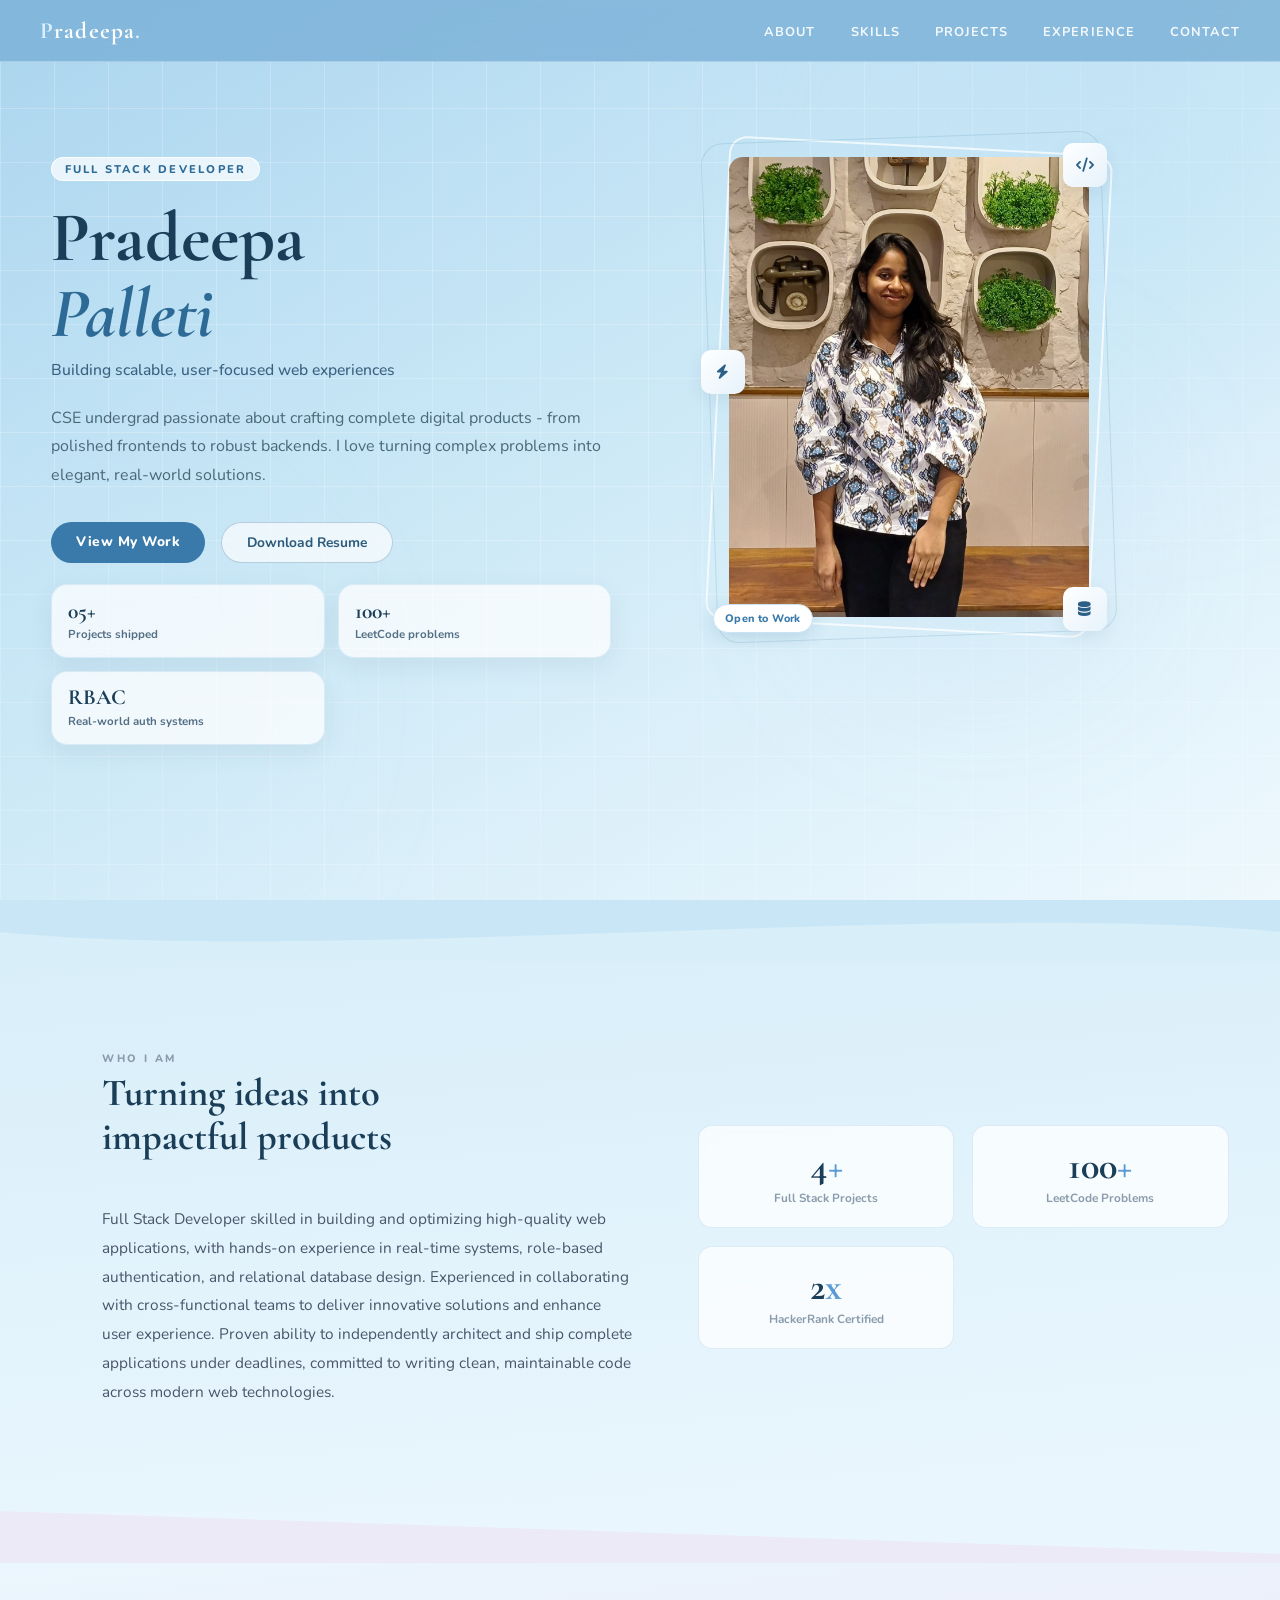
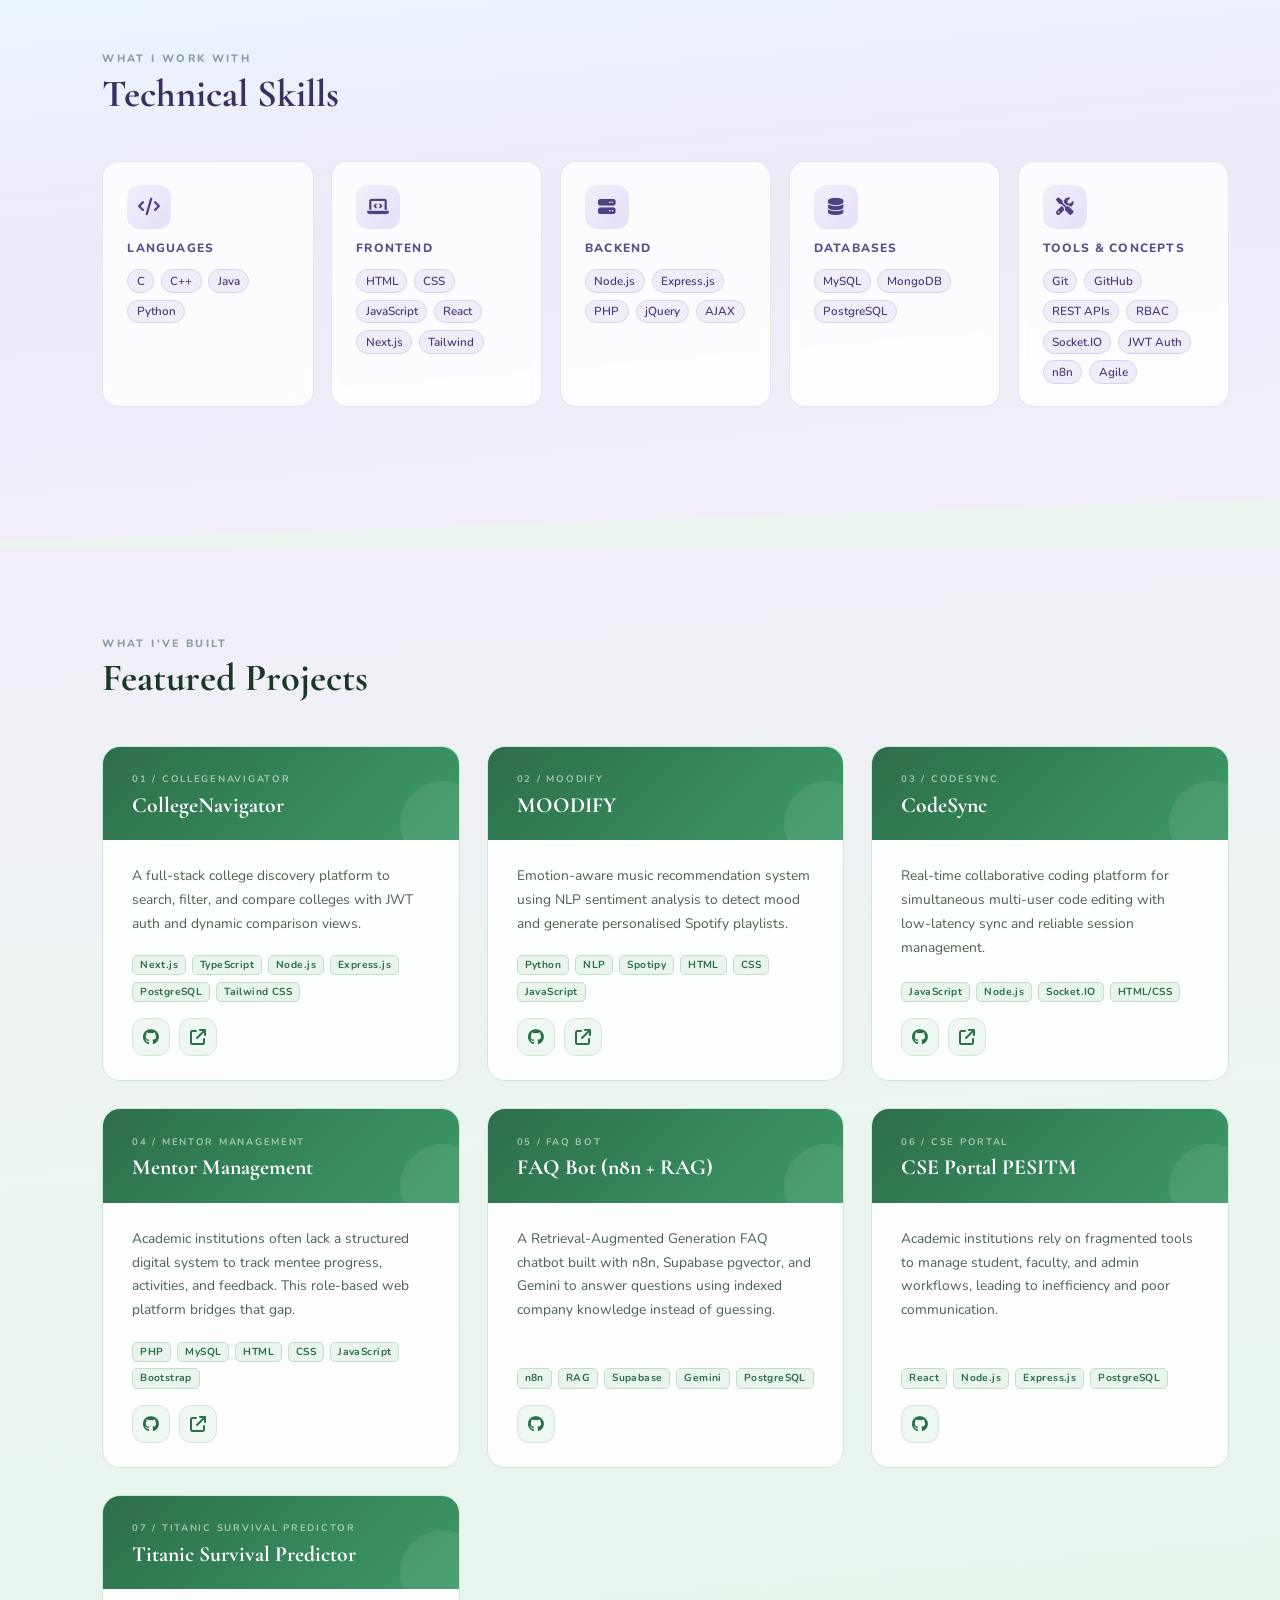
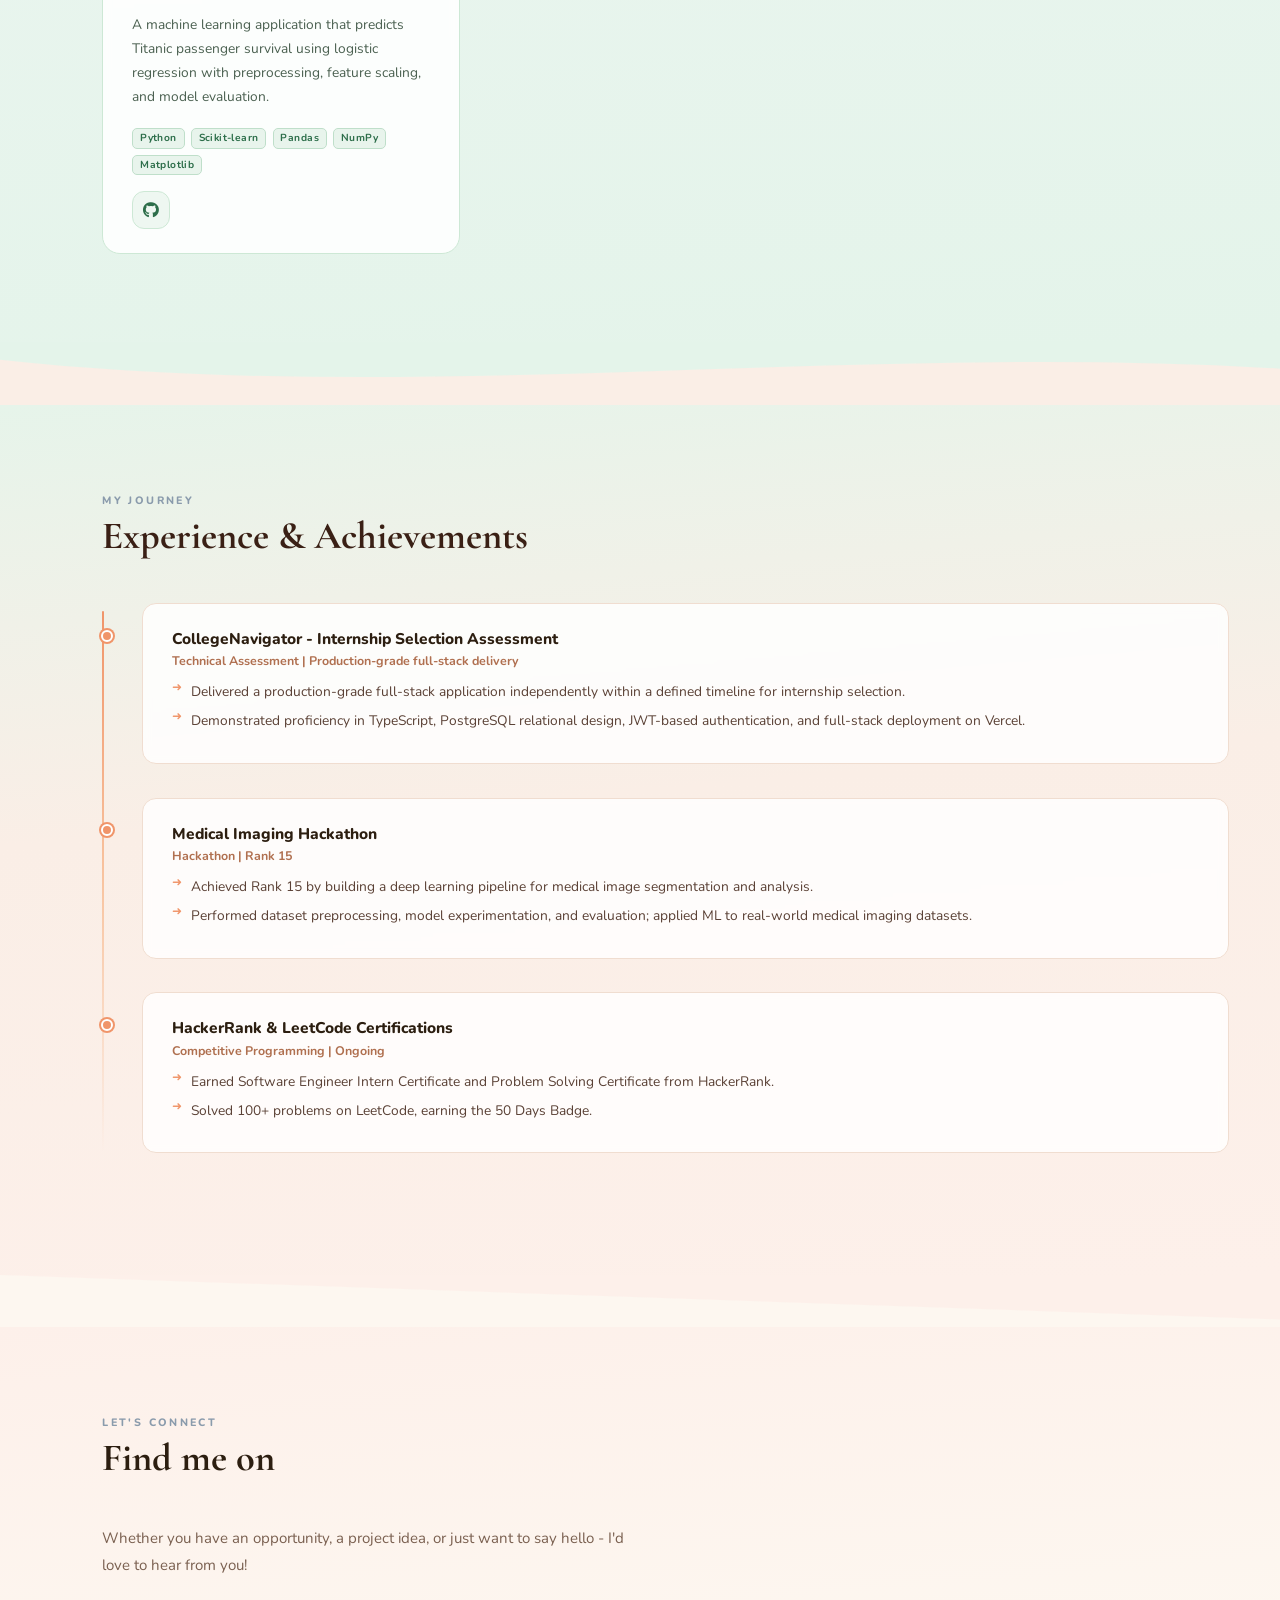
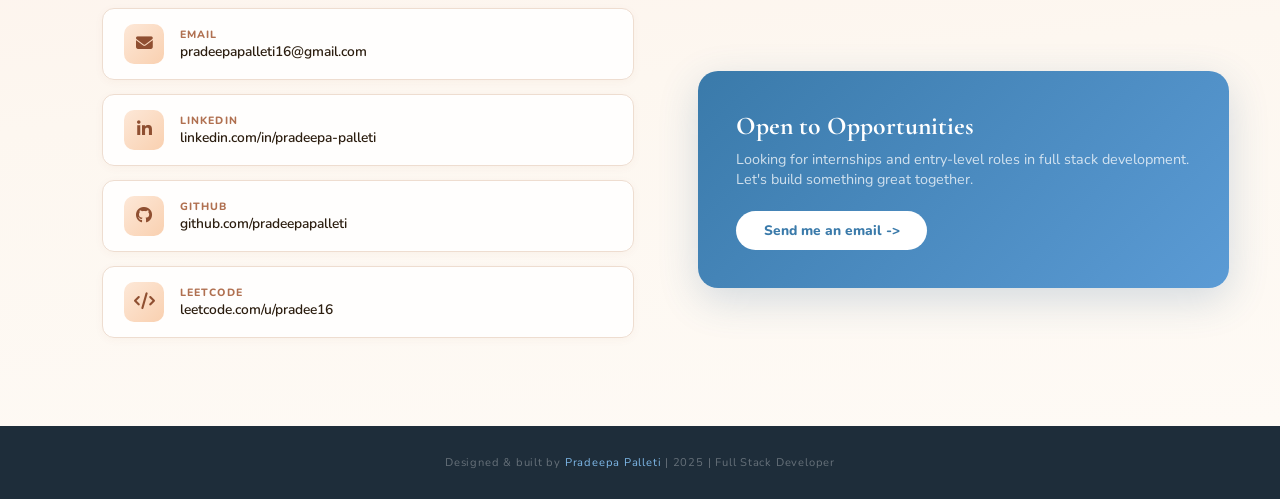
<file: index.html>
﻿<!DOCTYPE html>
<html lang="en">
<head>
<meta charset="UTF-8" />
<meta name="viewport" content="width=device-width, initial-scale=1.0"/>
<title>Pradeepa Palleti - Full Stack Developer</title>
<link href="https://fonts.googleapis.com/css2?family=Cormorant+Garamond:ital,wght@0,400;0,600;0,700;1,400;1,600&family=Nunito:wght@400;500;600;700;800&display=swap" rel="stylesheet"/>
<link rel="stylesheet" href="https://cdnjs.cloudflare.com/ajax/libs/font-awesome/6.5.2/css/all.min.css"/>
<link rel="stylesheet" href="style.css"/>
</head>
<body>
  <div class="cursor-follower" aria-hidden="true">
    <span class="sparkle sparkle-one"></span>
    <span class="sparkle sparkle-two"></span>
    <span class="cursor-pointer">✦</span>
  </div>

<!-- NAVBAR -->
<nav>
  <div class="nav-logo"><span>P</span>radeepa<span>.</span></div>
  <button class="nav-toggle" type="button" aria-label="Toggle navigation" aria-expanded="false" aria-controls="primary-navigation">
    <i class="fa-solid fa-bars"></i>
  </button>
  <ul class="nav-links" id="primary-navigation">
    <li><a href="#about">About</a></li>
    <li><a href="#skills">Skills</a></li>
    <li><a href="#projects">Projects</a></li>
    <li><a href="#experience">Experience</a></li>
    <li><a href="#contact">Contact</a></li>
  </ul>
</nav>

<!-- HERO -->
<section id="hero">
  <div class="hero-grid"></div>
  <div class="hero-blob blob1"></div>
  <div class="hero-blob blob2"></div>
  <div class="hero-blob blob3"></div>
  <div class="hero-content">
    <div class="hero-text">
      <div class="hero-tag">Full Stack Developer</div>
      <h1 class="hero-name">Pradeepa<br/><em>Palleti</em></h1>
      <p class="hero-role">Building scalable, user-focused web experiences</p>
      <p class="hero-desc">CSE undergrad passionate about crafting complete digital products - from polished frontends to robust backends. I love turning complex problems into elegant, real-world solutions.</p>
      <div class="hero-btns">
        <a href="#projects" class="btn-primary">View My Work</a>
        <a href="PALLETI PRADEEPA - CSE.pdf" class="btn-outline" id="download-resume" download="Pradeepa_Palleti_Resume.pdf">Download Resume</a>
      </div>
      <div class="hero-highlights">
        <div class="hero-highlight">
          <div class="hero-highlight-num">05+</div>
          <div class="hero-highlight-label">Projects shipped</div>
        </div>
        <div class="hero-highlight">
          <div class="hero-highlight-num">100+</div>
          <div class="hero-highlight-label">LeetCode problems</div>
        </div>
        <div class="hero-highlight">
          <div class="hero-highlight-num">RBAC</div>
          <div class="hero-highlight-label">Real-world auth systems</div>
        </div>
      </div>
    </div>
    <div class="hero-photo-wrap">
      <div class="photo-frame">
        <img src="profile.jpeg" alt="Pradeepa Palleti profile photo"/>
        <!-- floating icons -->
        <span class="floating-icon icon-a"><i class="fa-solid fa-code"></i></span>
        <span class="floating-icon icon-b"><i class="fa-solid fa-database"></i></span>
        <span class="floating-icon icon-c"><i class="fa-solid fa-bolt"></i></span>
        <div class="photo-badge">Open to Work</div>
      </div>
    </div>
  </div>
</section>

<!-- DIVIDER heroâ†’about: sky blue fades into powder blue -->
<div class="divider" style="background:#c8e6f6;">
  <svg viewBox="0 0 1440 72" preserveAspectRatio="none" xmlns="http://www.w3.org/2000/svg">
    <path d="M0,36 C360,72 1080,0 1440,36 L1440,72 L0,72 Z" fill="#d8eef9"/>
  </svg>
</div>

<!-- ABOUT -->
<section id="about">
  <div class="section-inner">
    <div class="about-grid reveal">
      <div class="about-text">
        <div class="section-label">Who I Am</div>
        <h2 class="section-title">Turning ideas into<br/>impactful products</h2>
        <p>Full Stack Developer skilled in building and optimizing high-quality web applications, with hands-on experience in real-time systems, role-based authentication, and relational database design. Experienced in collaborating with cross-functional teams to deliver innovative solutions and enhance user experience. Proven ability to independently architect and ship complete applications under deadlines, committed to writing clean, maintainable code across modern web technologies.</p>
      </div>
      <div class="about-stats">
        <div class="stat-card">
          <div class="stat-num">4<span>+</span></div>
          <div class="stat-label">Full Stack Projects</div>
        </div>
        <div class="stat-card">
          <div class="stat-num">100<span>+</span></div>
          <div class="stat-label">LeetCode Problems</div>
        </div>
        <div class="stat-card">
          <div class="stat-num">2<span>x</span></div>
          <div class="stat-label">HackerRank Certified</div>
        </div>
      </div>
    </div>
  </div>
</section>

<!-- DIVIDER aboutâ†’skills: powder blue fades into lavender -->
<div class="divider" style="background:#eaf6fd;">
  <svg viewBox="0 0 1440 60" preserveAspectRatio="none" xmlns="http://www.w3.org/2000/svg">
    <path d="M0,0 L1440,48 L1440,60 L0,60 Z" fill="#edeaf8"/>
  </svg>
</div>

<!-- SKILLS -->
<section id="skills">
  <div class="section-inner">
    <div class="section-label reveal">What I Work With</div>
    <h2 class="section-title reveal">Technical Skills</h2>
    <div class="skills-universe">
      <div class="skill-cluster reveal">
        <div class="cluster-icon"><i class="fa-solid fa-code"></i></div>
        <div class="cluster-title">Languages</div>
        <div class="skill-pills">
          <span class="pill">C</span><span class="pill">C++</span><span class="pill">Java</span><span class="pill">Python</span>
        </div>
      </div>
      <div class="skill-cluster reveal">
        <div class="cluster-icon"><i class="fa-solid fa-laptop-code"></i></div>
        <div class="cluster-title">Frontend</div>
        <div class="skill-pills">
          <span class="pill">HTML</span><span class="pill">CSS</span><span class="pill">JavaScript</span><span class="pill">React</span><span class="pill">Next.js</span><span class="pill">Tailwind</span>
        </div>
      </div>
      <div class="skill-cluster reveal">
        <div class="cluster-icon"><i class="fa-solid fa-server"></i></div>
        <div class="cluster-title">Backend</div>
        <div class="skill-pills">
          <span class="pill">Node.js</span><span class="pill">Express.js</span><span class="pill">PHP</span><span class="pill">jQuery</span><span class="pill">AJAX</span>
        </div>
      </div>
      <div class="skill-cluster reveal">
        <div class="cluster-icon"><i class="fa-solid fa-database"></i></div>
        <div class="cluster-title">Databases</div>
        <div class="skill-pills">
          <span class="pill">MySQL</span><span class="pill">MongoDB</span><span class="pill">PostgreSQL</span>
        </div>
      </div>
      <div class="skill-cluster reveal">
        <div class="cluster-icon"><i class="fa-solid fa-screwdriver-wrench"></i></div>
        <div class="cluster-title">Tools & Concepts</div>
        <div class="skill-pills">
          <span class="pill">Git</span><span class="pill">GitHub</span><span class="pill">REST APIs</span><span class="pill">RBAC</span><span class="pill">Socket.IO</span><span class="pill">JWT Auth</span><span class="pill">n8n</span><span class="pill">Agile</span>
        </div>
      </div>
    </div>
  </div>
</section>

<!-- DIVIDER skillsâ†’projects: lavender fades into mint green -->
<div class="divider" style="background:#f2eef9;">
  <svg viewBox="0 0 1440 60" preserveAspectRatio="none" xmlns="http://www.w3.org/2000/svg">
    <path d="M0,52 L1440,4 L1440,60 L0,60 Z" fill="#ebf5f0"/>
  </svg>
</div>

<!-- PROJECTS -->
<section id="projects">
  <div class="section-inner">
    <div class="section-label reveal">What I've Built</div>
    <h2 class="section-title reveal">Featured Projects</h2>
    <div class="projects-grid">

      <div class="project-card reveal" data-project="collegenavigator" role="button" tabindex="0" aria-label="Open CollegeNavigator project details">
        <div class="project-header">
          <div class="project-number">01 / CollegeNavigator</div>
          <div class="project-title">CollegeNavigator</div>
        </div>
        <div class="project-body">
          <p class="project-desc">A full-stack college discovery platform to search, filter, and compare colleges with JWT auth and dynamic comparison views.</p>
          <div class="project-tech">
            <span class="tech-tag">Next.js</span><span class="tech-tag">TypeScript</span><span class="tech-tag">Node.js</span><span class="tech-tag">Express.js</span><span class="tech-tag">PostgreSQL</span><span class="tech-tag">Tailwind CSS</span>
          </div>
          <div class="project-links">
            <a class="project-link-btn" href="https://github.com/pradeepapalleti/CollegeNavigator" target="_blank" rel="noreferrer" aria-label="CollegeNavigator GitHub"><i class="fa-brands fa-github"></i></a>
            <a class="project-link-btn" href="https://college-navigator-psi.vercel.app/" target="_blank" rel="noreferrer" aria-label="CollegeNavigator Live"><i class="fa-solid fa-arrow-up-right-from-square"></i></a>
          </div>
        </div>
      </div>

      <div class="project-card reveal" data-project="moodify" role="button" tabindex="0" aria-label="Open Moodify project details">
        <div class="project-header">
          <div class="project-number">02 / MOODIFY</div>
          <div class="project-title">MOODIFY</div>
        </div>
        <div class="project-body">
          <p class="project-desc">Emotion-aware music recommendation system using NLP sentiment analysis to detect mood and generate personalised Spotify playlists.</p>
          <div class="project-tech">
            <span class="tech-tag">Python</span><span class="tech-tag">NLP</span><span class="tech-tag">Spotipy</span><span class="tech-tag">HTML</span><span class="tech-tag">CSS</span><span class="tech-tag">JavaScript</span>
          </div>
          <div class="project-links">
            <a class="project-link-btn" href="https://github.com/pradeepapalleti/Moodify" target="_blank" rel="noreferrer" aria-label="Moodify GitHub"><i class="fa-brands fa-github"></i></a>
            <a class="project-link-btn" href="https://moodify-gso9.onrender.com/" target="_blank" rel="noreferrer" aria-label="Moodify Live"><i class="fa-solid fa-arrow-up-right-from-square"></i></a>
          </div>
        </div>
      </div>

      <div class="project-card reveal" data-project="codesync" role="button" tabindex="0" aria-label="Open CodeSync project details">
        <div class="project-header">
          <div class="project-number">03 / CodeSync</div>
          <div class="project-title">CodeSync</div>
        </div>
        <div class="project-body">
          <p class="project-desc">Real-time collaborative coding platform for simultaneous multi-user code editing with low-latency sync and reliable session management.</p>
          <div class="project-tech">
            <span class="tech-tag">JavaScript</span><span class="tech-tag">Node.js</span><span class="tech-tag">Socket.IO</span><span class="tech-tag">HTML/CSS</span>
          </div>
          <div class="project-links">
            <a class="project-link-btn" href="https://github.com/pradeepapalleti/Codesync" target="_blank" rel="noreferrer" aria-label="CodeSync GitHub"><i class="fa-brands fa-github"></i></a>
            <a class="project-link-btn" href="https://codesync-virid-tau.vercel.app/" target="_blank" rel="noreferrer" aria-label="CodeSync Live"><i class="fa-solid fa-arrow-up-right-from-square"></i></a>
          </div>
        </div>
      </div>

      <div class="project-card reveal" data-project="mentor-management" role="button" tabindex="0" aria-label="Open Mentor Management project details">
        <div class="project-header">
          <div class="project-number">04 / Mentor Management</div>
          <div class="project-title">Mentor Management</div>
        </div>
        <div class="project-body">
          <p class="project-desc">Academic institutions often lack a structured digital system to track mentee progress, activities, and feedback. This role-based web platform bridges that gap.</p>
          <div class="project-tech">
            <span class="tech-tag">PHP</span><span class="tech-tag">MySQL</span><span class="tech-tag">HTML</span><span class="tech-tag">CSS</span><span class="tech-tag">JavaScript</span><span class="tech-tag">Bootstrap</span>
          </div>
          <div class="project-links">
            <a class="project-link-btn" href="https://github.com/pradeepapalleti/Mentor-Management" target="_blank" rel="noreferrer" aria-label="Mentor Management GitHub"><i class="fa-brands fa-github"></i></a>
            <a class="project-link-btn" href="https://mentorbridge.infinityfreeapp.com/" target="_blank" rel="noreferrer" aria-label="Mentor Management Live"><i class="fa-solid fa-arrow-up-right-from-square"></i></a>
          </div>
        </div>
      </div>

      <div class="project-card reveal" data-project="faq-bot" role="button" tabindex="0" aria-label="Open FAQ Bot project details">
        <div class="project-header">
          <div class="project-number">05 / FAQ Bot</div>
          <div class="project-title">FAQ Bot (n8n + RAG)</div>
        </div>
        <div class="project-body">
          <p class="project-desc">A Retrieval-Augmented Generation FAQ chatbot built with n8n, Supabase pgvector, and Gemini to answer questions using indexed company knowledge instead of guessing.</p>
          <div class="project-tech">
            <span class="tech-tag">n8n</span><span class="tech-tag">RAG</span><span class="tech-tag">Supabase</span><span class="tech-tag">Gemini</span><span class="tech-tag">PostgreSQL</span>
          </div>
          <div class="project-links">
            <a class="project-link-btn" href="https://github.com/pradeepapalleti/FAQ_chatbot_n8n" target="_blank" rel="noreferrer" aria-label="FAQ Bot GitHub"><i class="fa-brands fa-github"></i></a>
          </div>
        </div>
      </div>

      <div class="project-card reveal" data-project="cse-portal" role="button" tabindex="0" aria-label="Open CSE Portal PESITM project details">
        <div class="project-header">
          <div class="project-number">06 / CSE Portal</div>
          <div class="project-title">CSE Portal PESITM</div>
        </div>
        <div class="project-body">
          <p class="project-desc">Academic institutions rely on fragmented tools to manage student, faculty, and admin workflows, leading to inefficiency and poor communication.</p>
          <div class="project-tech">
            <span class="tech-tag">React</span><span class="tech-tag">Node.js</span><span class="tech-tag">Express.js</span><span class="tech-tag">PostgreSQL</span>
          </div>
          <div class="project-links">
            <a class="project-link-btn" href="https://github.com/shubhamrajput27/CSE-Portal-PESITM" target="_blank" rel="noreferrer" aria-label="CSE Portal GitHub"><i class="fa-brands fa-github"></i></a>
          </div>
        </div>
      </div>

      <div class="project-card reveal" data-project="titanic-survival-predictor" role="button" tabindex="0" aria-label="Open Titanic Survival Predictor project details">
        <div class="project-header">
          <div class="project-number">07 / Titanic Survival Predictor</div>
          <div class="project-title">Titanic Survival Predictor</div>
        </div>
        <div class="project-body">
          <p class="project-desc">A machine learning application that predicts Titanic passenger survival using logistic regression with preprocessing, feature scaling, and model evaluation.</p>
          <div class="project-tech">
            <span class="tech-tag">Python</span><span class="tech-tag">Scikit-learn</span><span class="tech-tag">Pandas</span><span class="tech-tag">NumPy</span><span class="tech-tag">Matplotlib</span>
          </div>
          <div class="project-links">
            <a class="project-link-btn" href="https://github.com/pradeepapalleti/titanic" target="_blank" rel="noreferrer" aria-label="Titanic Survival Predictor GitHub"><i class="fa-brands fa-github"></i></a>
          </div>
        </div>
      </div>

    </div>
  </div>
</section>

<div class="project-modal" id="project-modal" aria-hidden="true">
  <div class="project-modal-backdrop" data-close-modal></div>
  <div class="project-modal-panel" role="dialog" aria-modal="true" aria-labelledby="project-modal-title">
    <button class="project-modal-close" type="button" aria-label="Close project details" data-close-modal>×</button>
    <div class="project-modal-kicker">Featured Project</div>
    <div class="project-modal-snapshot" id="project-modal-snapshot" hidden>
      <img id="project-modal-snapshot-img" alt="Project snapshot preview" />
    </div>
    <h3 id="project-modal-title"></h3>
    <p class="project-modal-problem" id="project-modal-problem"></p>
    <div class="project-modal-tech" id="project-modal-tech"></div>
    <div class="project-modal-links" id="project-modal-links"></div>
  </div>
</div>

<!-- DIVIDER projectsâ†’experience: mint fades into warm peach -->
<div class="divider" style="background:#e4f4ea;">
  <svg viewBox="0 0 1440 72" preserveAspectRatio="none" xmlns="http://www.w3.org/2000/svg">
    <path d="M0,20 C480,72 960,0 1440,30 L1440,72 L0,72 Z" fill="#faeee6"/>
  </svg>
</div>

<!-- EXPERIENCE -->
<section id="experience">
  <div class="section-inner">
    <div class="section-label reveal">My Journey</div>
    <h2 class="section-title reveal">Experience & Achievements</h2>
    <div class="exp-timeline">
      <div class="exp-item reveal">
        <div class="exp-title">CollegeNavigator - Internship Selection Assessment</div>
        <div class="exp-sub">Technical Assessment | Production-grade full-stack delivery</div>
        <ul class="exp-points">
          <li>Delivered a production-grade full-stack application independently within a defined timeline for internship selection.</li>
          <li>Demonstrated proficiency in TypeScript, PostgreSQL relational design, JWT-based authentication, and full-stack deployment on Vercel.</li>
        </ul>
      </div>
      <div class="exp-item reveal">
        <div class="exp-title">Medical Imaging Hackathon</div>
        <div class="exp-sub">Hackathon | Rank 15</div>
        <ul class="exp-points">
          <li>Achieved Rank 15 by building a deep learning pipeline for medical image segmentation and analysis.</li>
          <li>Performed dataset preprocessing, model experimentation, and evaluation; applied ML to real-world medical imaging datasets.</li>
        </ul>
      </div>
      <div class="exp-item reveal">
        <div class="exp-title">HackerRank & LeetCode Certifications</div>
        <div class="exp-sub">Competitive Programming | Ongoing</div>
        <ul class="exp-points">
          <li>Earned Software Engineer Intern Certificate and Problem Solving Certificate from HackerRank.</li>
          <li>Solved 100+ problems on LeetCode, earning the 50 Days Badge.</li>
        </ul>
      </div>
    </div>
  </div>
</section>

<!-- DIVIDER experienceâ†’contact: peach fades into cream -->
<div class="divider" style="background:#fdf0ea;">
  <svg viewBox="0 0 1440 60" preserveAspectRatio="none" xmlns="http://www.w3.org/2000/svg">
    <path d="M0,0 L1440,50 L1440,60 L0,60 Z" fill="#fdf7f0"/>
  </svg>
</div>

<!-- CONTACT -->
<section id="contact">
  <div class="section-inner">
    <div class="contact-wrap">
      <div class="contact-left reveal">
        <div class="section-label">Let's Connect</div>
        <h2 class="section-title">Find me on</h2>
        <p>Whether you have an opportunity, a project idea, or just want to say hello - I'd love to hear from you!</p>
        <div class="contact-links">
          <a href="mailto:pradeepapalleti16@gmail.com" class="contact-link">
            <div class="link-icon"><i class="fa-solid fa-envelope"></i></div>
            <div class="link-info">
              <div class="link-label">Email</div>
              <div class="link-value">pradeepapalleti16@gmail.com</div>
            </div>
          </a>
          <a href="https://linkedin.com/in/pradeepa-palleti" target="_blank" class="contact-link">
            <div class="link-icon"><i class="fa-brands fa-linkedin-in"></i></div>
            <div class="link-info">
              <div class="link-label">LinkedIn</div>
              <div class="link-value">linkedin.com/in/pradeepa-palleti</div>
            </div>
          </a>
          <a href="https://github.com/pradeepapalleti" target="_blank" class="contact-link">
            <div class="link-icon"><i class="fa-brands fa-github"></i></div>
            <div class="link-info">
              <div class="link-label">GitHub</div>
              <div class="link-value">github.com/pradeepapalleti</div>
            </div>
          </a>
          <a href="https://leetcode.com/u/pradee16/" target="_blank" class="contact-link">
            <div class="link-icon"><i class="fa-solid fa-code"></i></div>
            <div class="link-info">
              <div class="link-label">LeetCode</div>
              <div class="link-value">leetcode.com/u/pradee16</div>
            </div>
          </a>
          <!-- phone removed per request -->
        </div>
      </div>
      <div class="contact-right reveal">
        <h3>Open to Opportunities</h3>
        <p>Looking for internships and entry-level roles in full stack development. Let's build something great together.</p>
        <a href="mailto:pradeepapalleti16@gmail.com">Send me an email -></a>
      </div>
    </div>
  </div>
</section>

<footer>
  <p>Designed & built by <span>Pradeepa Palleti</span> | 2025 | Full Stack Developer</p>
</footer>

<script src="script.js"></script>
</body>
</html>
</file>
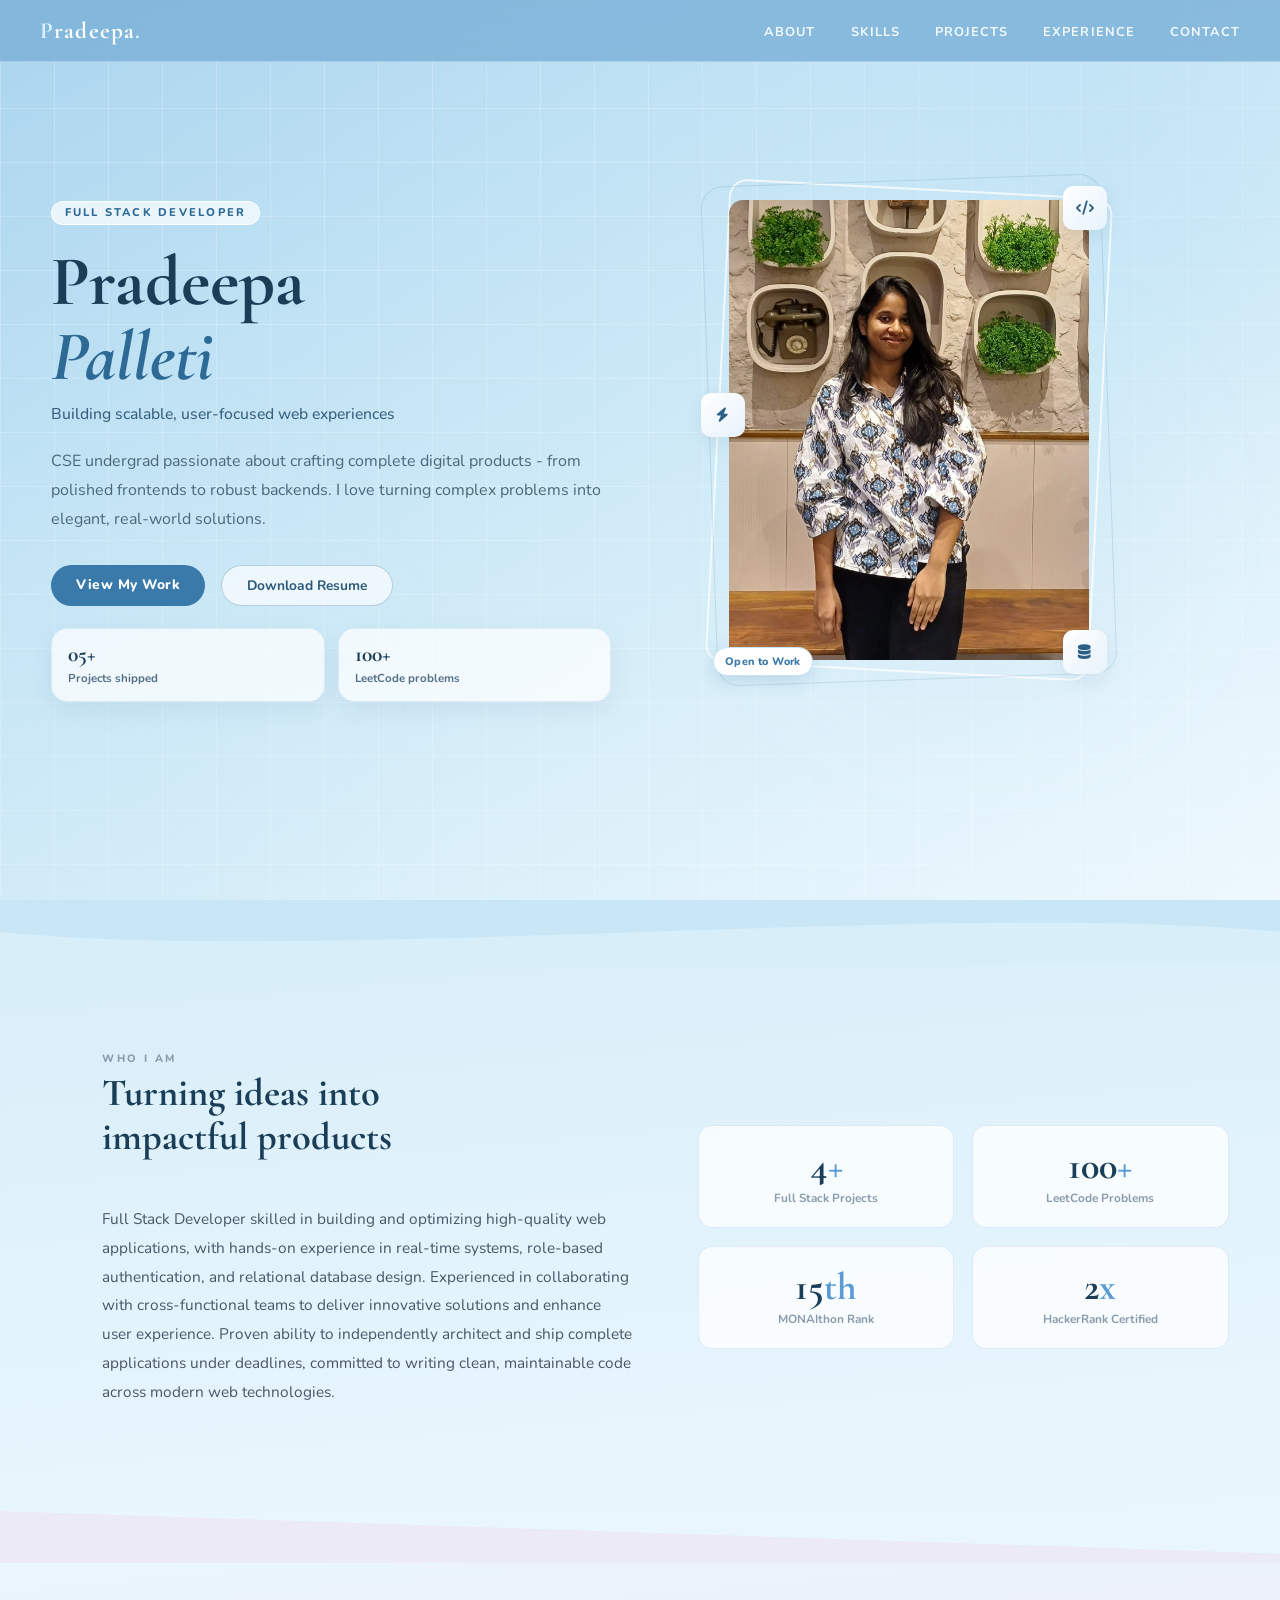
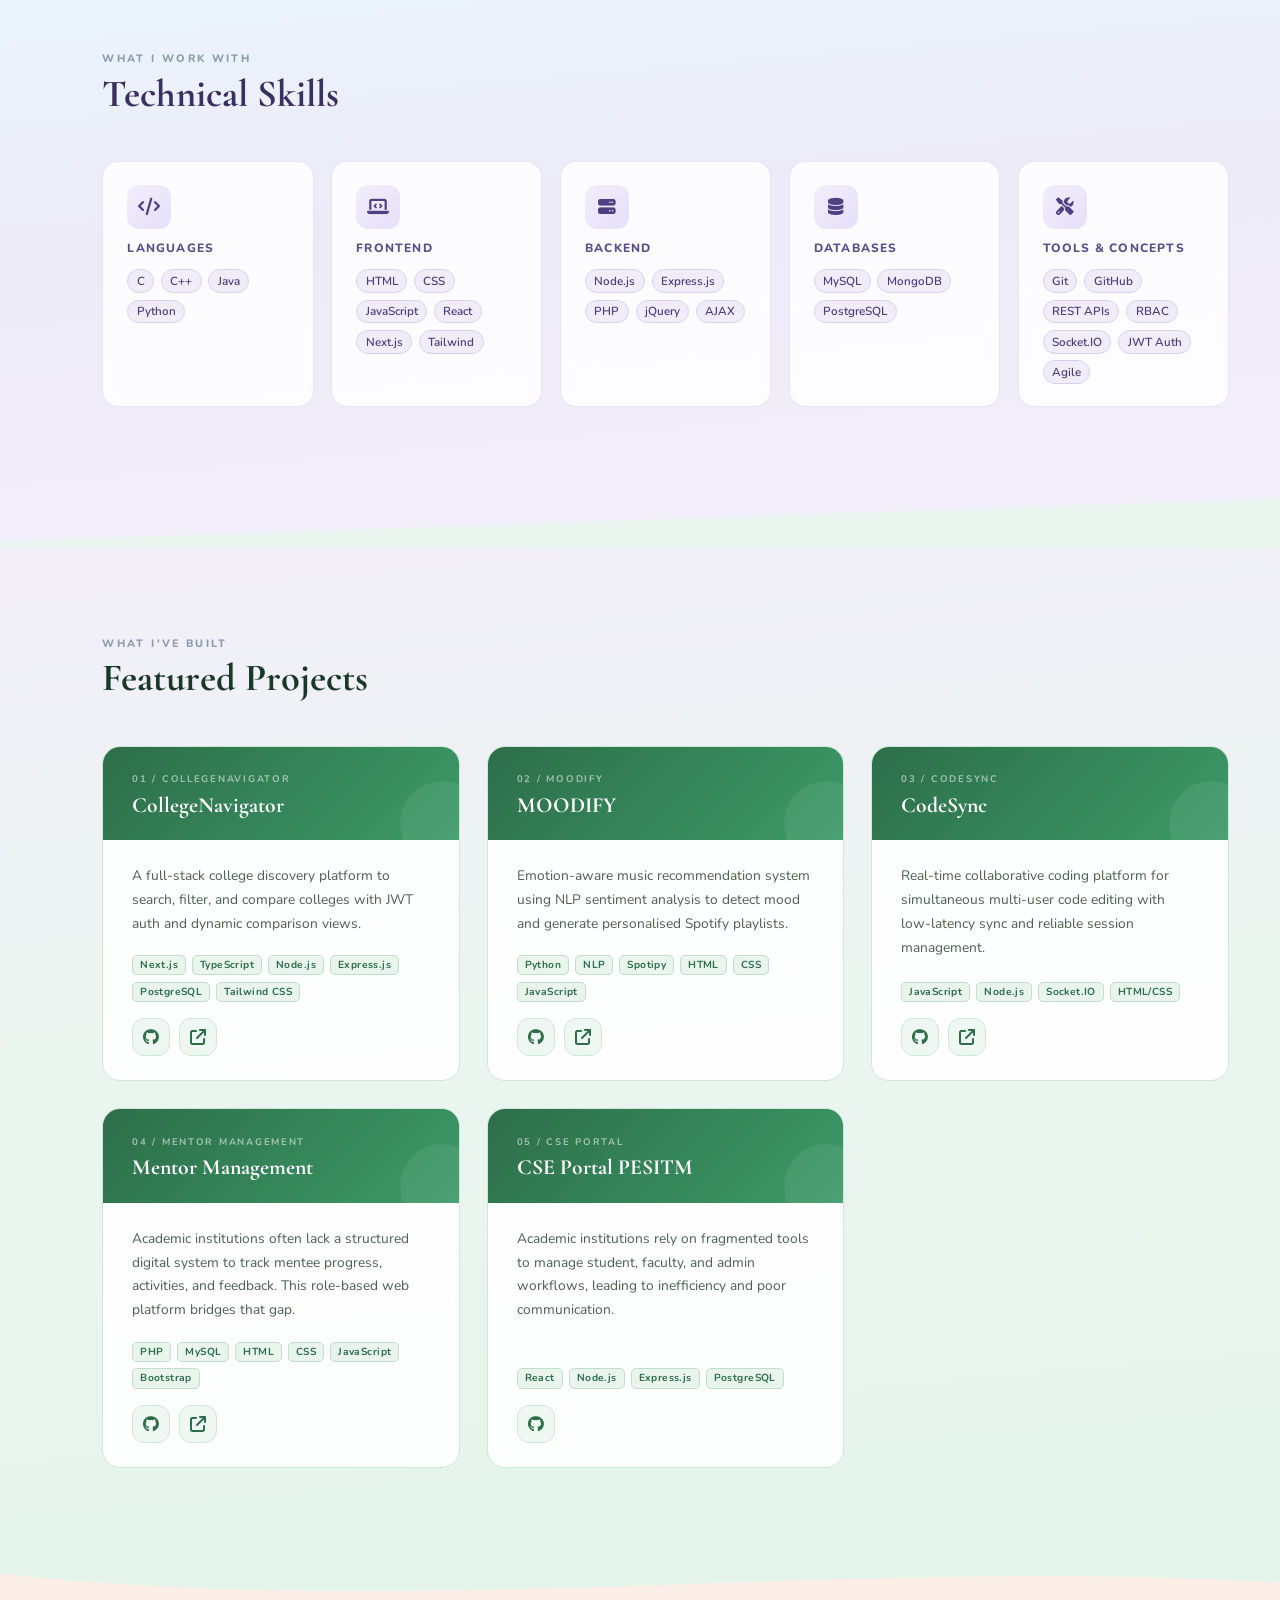
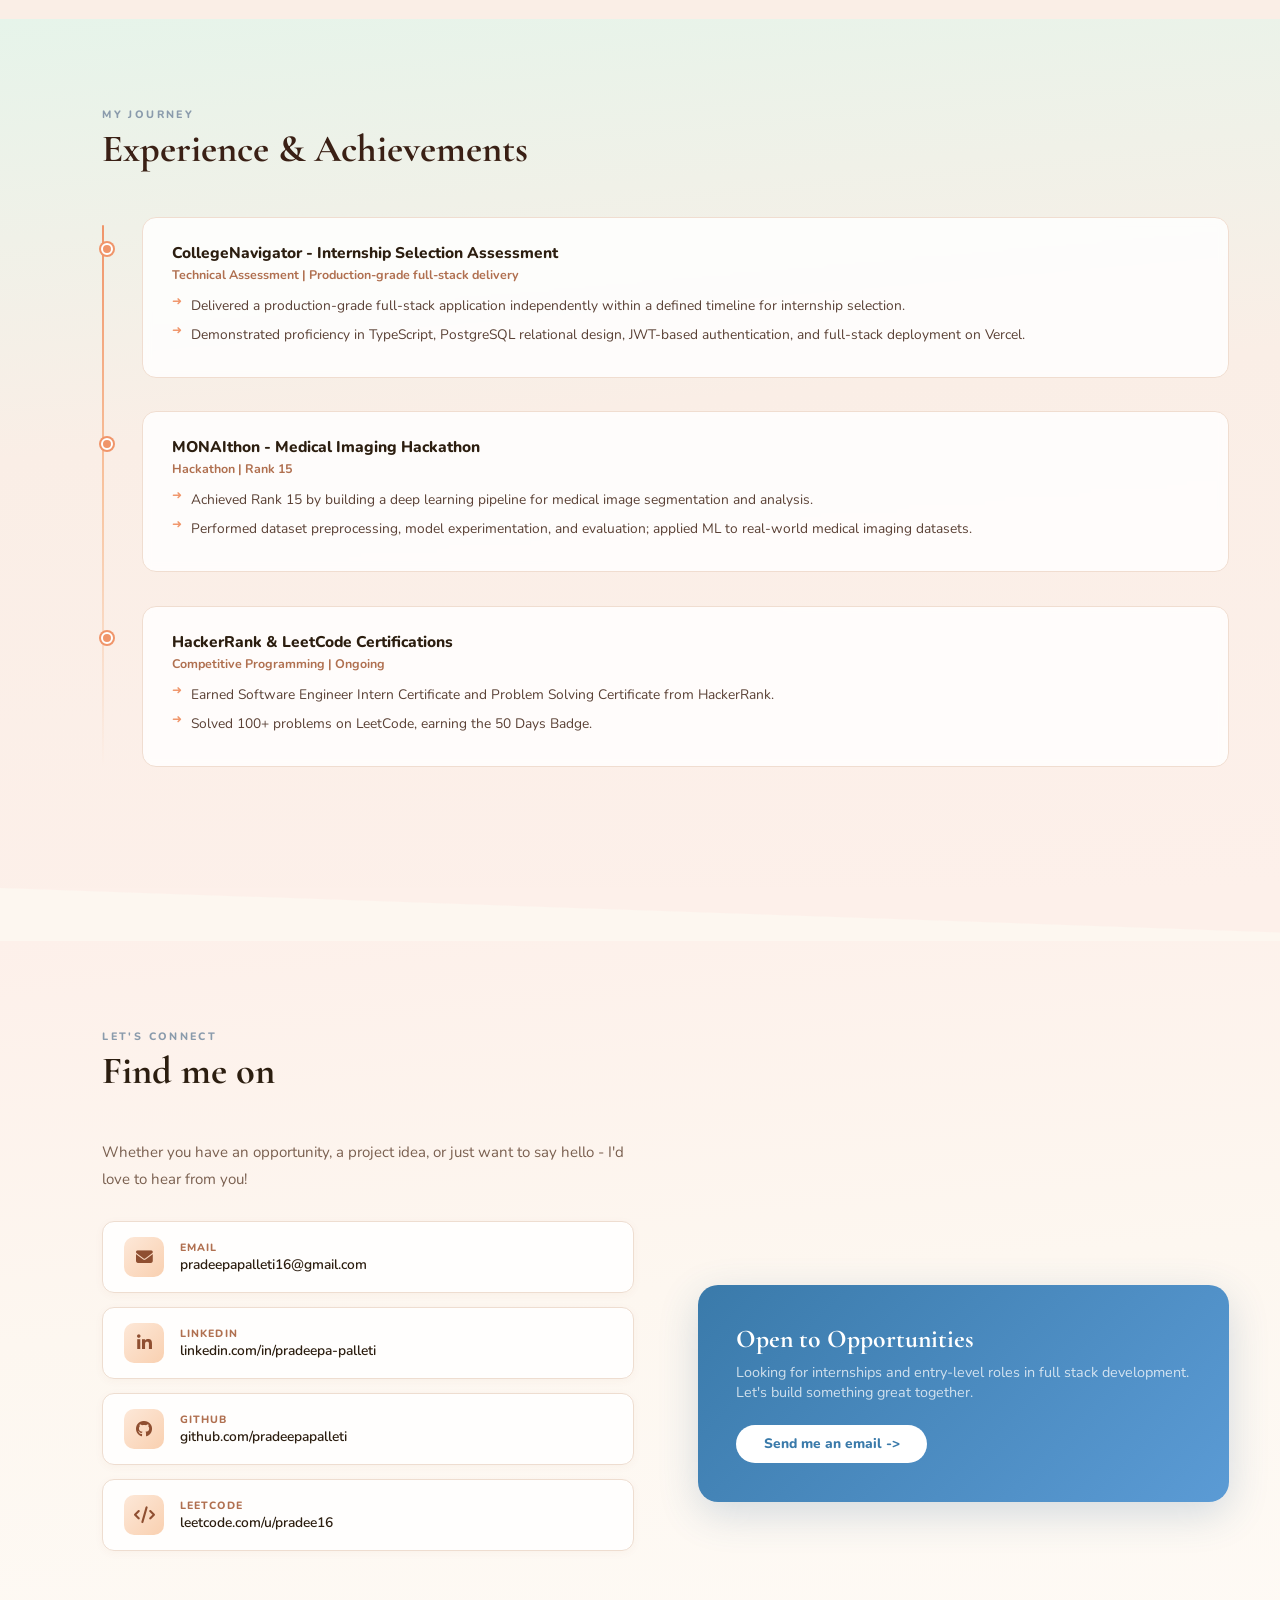
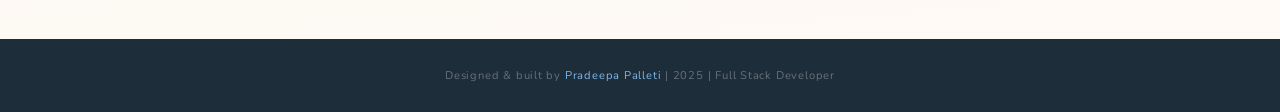
<file: pradeepa-portfolio (1).html>
﻿<!DOCTYPE html>
<html lang="en">
<head>
<meta charset="UTF-8" />
<meta name="viewport" content="width=device-width, initial-scale=1.0"/>
<title>Pradeepa Palleti - Full Stack Developer</title>
<link href="https://fonts.googleapis.com/css2?family=Cormorant+Garamond:ital,wght@0,400;0,600;0,700;1,400;1,600&family=Nunito:wght@400;500;600;700;800&display=swap" rel="stylesheet"/>
<link rel="stylesheet" href="https://cdnjs.cloudflare.com/ajax/libs/font-awesome/6.5.2/css/all.min.css"/>
<link rel="stylesheet" href="style.css"/>
</head>
<body>

<!-- NAVBAR -->
<nav>
  <div class="nav-logo"><span>P</span>radeepa<span>.</span></div>
  <ul class="nav-links">
    <li><a href="#about">About</a></li>
    <li><a href="#skills">Skills</a></li>
    <li><a href="#projects">Projects</a></li>
    <li><a href="#experience">Experience</a></li>
    <li><a href="#contact">Contact</a></li>
  </ul>
</nav>

<!-- HERO -->
<section id="hero">
  <div class="hero-grid"></div>
  <div class="hero-blob blob1"></div>
  <div class="hero-blob blob2"></div>
  <div class="hero-blob blob3"></div>
  <div class="hero-content">
    <div class="hero-text">
      <div class="hero-tag">Full Stack Developer</div>
      <h1 class="hero-name">Pradeepa<br/><em>Palleti</em></h1>
      <p class="hero-role">Building scalable, user-focused web experiences</p>
      <p class="hero-desc">CSE undergrad passionate about crafting complete digital products - from polished frontends to robust backends. I love turning complex problems into elegant, real-world solutions.</p>
      <div class="hero-btns">
        <a href="#projects" class="btn-primary">View My Work</a>
        <a href="PALLETI PRADEEPA - CSE.pdf" class="btn-outline" id="download-resume" download="Pradeepa_Palleti_Resume.pdf">Download Resume</a>
      </div>
      <div class="hero-highlights">
        <div class="hero-highlight">
          <div class="hero-highlight-num">05+</div>
          <div class="hero-highlight-label">Projects shipped</div>
        </div>
        <div class="hero-highlight">
          <div class="hero-highlight-num">100+</div>
          <div class="hero-highlight-label">LeetCode problems</div>
        </div>
      </div>
    </div>
    <div class="hero-photo-wrap">
      <div class="photo-frame">
        <img src="profile.jpeg" alt="Pradeepa Palleti profile photo"/>
        <!-- floating icons -->
        <span class="floating-icon icon-a"><i class="fa-solid fa-code"></i></span>
        <span class="floating-icon icon-b"><i class="fa-solid fa-database"></i></span>
        <span class="floating-icon icon-c"><i class="fa-solid fa-bolt"></i></span>
        <div class="photo-badge">Open to Work</div>
      </div>
    </div>
  </div>
</section>

<!-- DIVIDER heroâ†’about: sky blue fades into powder blue -->
<div class="divider" style="background:#c8e6f6;">
  <svg viewBox="0 0 1440 72" preserveAspectRatio="none" xmlns="http://www.w3.org/2000/svg">
    <path d="M0,36 C360,72 1080,0 1440,36 L1440,72 L0,72 Z" fill="#d8eef9"/>
  </svg>
</div>

<!-- ABOUT -->
<section id="about">
  <div class="section-inner">
    <div class="about-grid reveal">
      <div class="about-text">
        <div class="section-label">Who I Am</div>
        <h2 class="section-title">Turning ideas into<br/>impactful products</h2>
        <p>Full Stack Developer skilled in building and optimizing high-quality web applications, with hands-on experience in real-time systems, role-based authentication, and relational database design. Experienced in collaborating with cross-functional teams to deliver innovative solutions and enhance user experience. Proven ability to independently architect and ship complete applications under deadlines, committed to writing clean, maintainable code across modern web technologies.</p>
      </div>
      <div class="about-stats">
        <div class="stat-card">
          <div class="stat-num">4<span>+</span></div>
          <div class="stat-label">Full Stack Projects</div>
        </div>
        <div class="stat-card">
          <div class="stat-num">100<span>+</span></div>
          <div class="stat-label">LeetCode Problems</div>
        </div>
        <div class="stat-card">
          <div class="stat-num">15<span>th</span></div>
          <div class="stat-label">MONAIthon Rank</div>
        </div>
        <div class="stat-card">
          <div class="stat-num">2<span>x</span></div>
          <div class="stat-label">HackerRank Certified</div>
        </div>
      </div>
    </div>
  </div>
</section>

<!-- DIVIDER aboutâ†’skills: powder blue fades into lavender -->
<div class="divider" style="background:#eaf6fd;">
  <svg viewBox="0 0 1440 60" preserveAspectRatio="none" xmlns="http://www.w3.org/2000/svg">
    <path d="M0,0 L1440,48 L1440,60 L0,60 Z" fill="#edeaf8"/>
  </svg>
</div>

<!-- SKILLS -->
<section id="skills">
  <div class="section-inner">
    <div class="section-label reveal">What I Work With</div>
    <h2 class="section-title reveal">Technical Skills</h2>
    <div class="skills-universe">
      <div class="skill-cluster reveal">
        <div class="cluster-icon"><i class="fa-solid fa-code"></i></div>
        <div class="cluster-title">Languages</div>
        <div class="skill-pills">
          <span class="pill">C</span><span class="pill">C++</span><span class="pill">Java</span><span class="pill">Python</span>
        </div>
      </div>
      <div class="skill-cluster reveal">
        <div class="cluster-icon"><i class="fa-solid fa-laptop-code"></i></div>
        <div class="cluster-title">Frontend</div>
        <div class="skill-pills">
          <span class="pill">HTML</span><span class="pill">CSS</span><span class="pill">JavaScript</span><span class="pill">React</span><span class="pill">Next.js</span><span class="pill">Tailwind</span>
        </div>
      </div>
      <div class="skill-cluster reveal">
        <div class="cluster-icon"><i class="fa-solid fa-server"></i></div>
        <div class="cluster-title">Backend</div>
        <div class="skill-pills">
          <span class="pill">Node.js</span><span class="pill">Express.js</span><span class="pill">PHP</span><span class="pill">jQuery</span><span class="pill">AJAX</span>
        </div>
      </div>
      <div class="skill-cluster reveal">
        <div class="cluster-icon"><i class="fa-solid fa-database"></i></div>
        <div class="cluster-title">Databases</div>
        <div class="skill-pills">
          <span class="pill">MySQL</span><span class="pill">MongoDB</span><span class="pill">PostgreSQL</span>
        </div>
      </div>
      <div class="skill-cluster reveal">
        <div class="cluster-icon"><i class="fa-solid fa-screwdriver-wrench"></i></div>
        <div class="cluster-title">Tools & Concepts</div>
        <div class="skill-pills">
          <span class="pill">Git</span><span class="pill">GitHub</span><span class="pill">REST APIs</span><span class="pill">RBAC</span><span class="pill">Socket.IO</span><span class="pill">JWT Auth</span><span class="pill">Agile</span>
        </div>
      </div>
    </div>
  </div>
</section>

<!-- DIVIDER skillsâ†’projects: lavender fades into mint green -->
<div class="divider" style="background:#f2eef9;">
  <svg viewBox="0 0 1440 60" preserveAspectRatio="none" xmlns="http://www.w3.org/2000/svg">
    <path d="M0,52 L1440,4 L1440,60 L0,60 Z" fill="#ebf5f0"/>
  </svg>
</div>

<!-- PROJECTS -->
<section id="projects">
  <div class="section-inner">
    <div class="section-label reveal">What I've Built</div>
    <h2 class="section-title reveal">Featured Projects</h2>
    <div class="projects-grid">

      <div class="project-card reveal" data-project="collegenavigator" role="button" tabindex="0" aria-label="Open CollegeNavigator project details">
        <div class="project-header">
          <div class="project-number">01 / CollegeNavigator</div>
          <div class="project-title">CollegeNavigator</div>
        </div>
        <div class="project-body">
          <p class="project-desc">A full-stack college discovery platform to search, filter, and compare colleges with JWT auth and dynamic comparison views.</p>
          <div class="project-tech">
            <span class="tech-tag">Next.js</span><span class="tech-tag">TypeScript</span><span class="tech-tag">Node.js</span><span class="tech-tag">Express.js</span><span class="tech-tag">PostgreSQL</span><span class="tech-tag">Tailwind CSS</span>
          </div>
          <div class="project-links">
            <a class="project-link-btn" href="https://github.com/pradeepapalleti/CollegeNavigator" target="_blank" rel="noreferrer" aria-label="CollegeNavigator GitHub"><i class="fa-brands fa-github"></i></a>
            <a class="project-link-btn" href="https://college-navigator-psi.vercel.app/" target="_blank" rel="noreferrer" aria-label="CollegeNavigator Live"><i class="fa-solid fa-arrow-up-right-from-square"></i></a>
          </div>
        </div>
      </div>

      <div class="project-card reveal" data-project="moodify" role="button" tabindex="0" aria-label="Open Moodify project details">
        <div class="project-header">
          <div class="project-number">02 / MOODIFY</div>
          <div class="project-title">MOODIFY</div>
        </div>
        <div class="project-body">
          <p class="project-desc">Emotion-aware music recommendation system using NLP sentiment analysis to detect mood and generate personalised Spotify playlists.</p>
          <div class="project-tech">
            <span class="tech-tag">Python</span><span class="tech-tag">NLP</span><span class="tech-tag">Spotipy</span><span class="tech-tag">HTML</span><span class="tech-tag">CSS</span><span class="tech-tag">JavaScript</span>
          </div>
          <div class="project-links">
            <a class="project-link-btn" href="https://github.com/pradeepapalleti/Moodify" target="_blank" rel="noreferrer" aria-label="Moodify GitHub"><i class="fa-brands fa-github"></i></a>
            <a class="project-link-btn" href="https://moodify-gso9.onrender.com/" target="_blank" rel="noreferrer" aria-label="Moodify Live"><i class="fa-solid fa-arrow-up-right-from-square"></i></a>
          </div>
        </div>
      </div>

      <div class="project-card reveal" data-project="codesync" role="button" tabindex="0" aria-label="Open CodeSync project details">
        <div class="project-header">
          <div class="project-number">03 / CodeSync</div>
          <div class="project-title">CodeSync</div>
        </div>
        <div class="project-body">
          <p class="project-desc">Real-time collaborative coding platform for simultaneous multi-user code editing with low-latency sync and reliable session management.</p>
          <div class="project-tech">
            <span class="tech-tag">JavaScript</span><span class="tech-tag">Node.js</span><span class="tech-tag">Socket.IO</span><span class="tech-tag">HTML/CSS</span>
          </div>
          <div class="project-links">
            <a class="project-link-btn" href="https://github.com/pradeepapalleti/Codesync" target="_blank" rel="noreferrer" aria-label="CodeSync GitHub"><i class="fa-brands fa-github"></i></a>
            <a class="project-link-btn" href="https://codesync-virid-tau.vercel.app/" target="_blank" rel="noreferrer" aria-label="CodeSync Live"><i class="fa-solid fa-arrow-up-right-from-square"></i></a>
          </div>
        </div>
      </div>

      <div class="project-card reveal" data-project="mentor-management" role="button" tabindex="0" aria-label="Open Mentor Management project details">
        <div class="project-header">
          <div class="project-number">04 / Mentor Management</div>
          <div class="project-title">Mentor Management</div>
        </div>
        <div class="project-body">
          <p class="project-desc">Academic institutions often lack a structured digital system to track mentee progress, activities, and feedback. This role-based web platform bridges that gap.</p>
          <div class="project-tech">
            <span class="tech-tag">PHP</span><span class="tech-tag">MySQL</span><span class="tech-tag">HTML</span><span class="tech-tag">CSS</span><span class="tech-tag">JavaScript</span><span class="tech-tag">Bootstrap</span>
          </div>
          <div class="project-links">
            <a class="project-link-btn" href="https://github.com/pradeepapalleti/Mentor-Management" target="_blank" rel="noreferrer" aria-label="Mentor Management GitHub"><i class="fa-brands fa-github"></i></a>
            <a class="project-link-btn" href="https://mentorbridge.infinityfreeapp.com/" target="_blank" rel="noreferrer" aria-label="Mentor Management Live"><i class="fa-solid fa-arrow-up-right-from-square"></i></a>
          </div>
        </div>
      </div>

      <div class="project-card reveal" data-project="cse-portal" role="button" tabindex="0" aria-label="Open CSE Portal PESITM project details">
        <div class="project-header">
          <div class="project-number">05 / CSE Portal</div>
          <div class="project-title">CSE Portal PESITM</div>
        </div>
        <div class="project-body">
          <p class="project-desc">Academic institutions rely on fragmented tools to manage student, faculty, and admin workflows, leading to inefficiency and poor communication.</p>
          <div class="project-tech">
            <span class="tech-tag">React</span><span class="tech-tag">Node.js</span><span class="tech-tag">Express.js</span><span class="tech-tag">PostgreSQL</span>
          </div>
          <div class="project-links">
            <a class="project-link-btn" href="https://github.com/shubhamrajput27/CSE-Portal-PESITM" target="_blank" rel="noreferrer" aria-label="CSE Portal GitHub"><i class="fa-brands fa-github"></i></a>
          </div>
        </div>
      </div>

    </div>
  </div>
</section>

<div class="project-modal" id="project-modal" aria-hidden="true">
  <div class="project-modal-backdrop" data-close-modal></div>
  <div class="project-modal-panel" role="dialog" aria-modal="true" aria-labelledby="project-modal-title">
    <button class="project-modal-close" type="button" aria-label="Close project details" data-close-modal>×</button>
    <div class="project-modal-kicker">Featured Project</div>
    <div class="project-modal-snapshot" id="project-modal-snapshot" hidden>
      <img id="project-modal-snapshot-img" alt="Project snapshot preview" />
    </div>
    <h3 id="project-modal-title"></h3>
    <p class="project-modal-problem" id="project-modal-problem"></p>
    <div class="project-modal-tech" id="project-modal-tech"></div>
    <div class="project-modal-links" id="project-modal-links"></div>
  </div>
</div>

<!-- DIVIDER projectsâ†’experience: mint fades into warm peach -->
<div class="divider" style="background:#e4f4ea;">
  <svg viewBox="0 0 1440 72" preserveAspectRatio="none" xmlns="http://www.w3.org/2000/svg">
    <path d="M0,20 C480,72 960,0 1440,30 L1440,72 L0,72 Z" fill="#faeee6"/>
  </svg>
</div>

<!-- EXPERIENCE -->
<section id="experience">
  <div class="section-inner">
    <div class="section-label reveal">My Journey</div>
    <h2 class="section-title reveal">Experience & Achievements</h2>
    <div class="exp-timeline">
      <div class="exp-item reveal">
        <div class="exp-title">CollegeNavigator - Internship Selection Assessment</div>
        <div class="exp-sub">Technical Assessment | Production-grade full-stack delivery</div>
        <ul class="exp-points">
          <li>Delivered a production-grade full-stack application independently within a defined timeline for internship selection.</li>
          <li>Demonstrated proficiency in TypeScript, PostgreSQL relational design, JWT-based authentication, and full-stack deployment on Vercel.</li>
        </ul>
      </div>
      <div class="exp-item reveal">
        <div class="exp-title">MONAIthon - Medical Imaging Hackathon</div>
        <div class="exp-sub">Hackathon | Rank 15</div>
        <ul class="exp-points">
          <li>Achieved Rank 15 by building a deep learning pipeline for medical image segmentation and analysis.</li>
          <li>Performed dataset preprocessing, model experimentation, and evaluation; applied ML to real-world medical imaging datasets.</li>
        </ul>
      </div>
      <div class="exp-item reveal">
        <div class="exp-title">HackerRank & LeetCode Certifications</div>
        <div class="exp-sub">Competitive Programming | Ongoing</div>
        <ul class="exp-points">
          <li>Earned Software Engineer Intern Certificate and Problem Solving Certificate from HackerRank.</li>
          <li>Solved 100+ problems on LeetCode, earning the 50 Days Badge.</li>
        </ul>
      </div>
    </div>
  </div>
</section>

<!-- DIVIDER experienceâ†’contact: peach fades into cream -->
<div class="divider" style="background:#fdf0ea;">
  <svg viewBox="0 0 1440 60" preserveAspectRatio="none" xmlns="http://www.w3.org/2000/svg">
    <path d="M0,0 L1440,50 L1440,60 L0,60 Z" fill="#fdf7f0"/>
  </svg>
</div>

<!-- CONTACT -->
<section id="contact">
  <div class="section-inner">
    <div class="contact-wrap">
      <div class="contact-left reveal">
        <div class="section-label">Let's Connect</div>
        <h2 class="section-title">Find me on</h2>
        <p>Whether you have an opportunity, a project idea, or just want to say hello - I'd love to hear from you!</p>
        <div class="contact-links">
          <a href="mailto:pradeepapalleti16@gmail.com" class="contact-link">
            <div class="link-icon"><i class="fa-solid fa-envelope"></i></div>
            <div class="link-info">
              <div class="link-label">Email</div>
              <div class="link-value">pradeepapalleti16@gmail.com</div>
            </div>
          </a>
          <a href="https://linkedin.com/in/pradeepa-palleti" target="_blank" class="contact-link">
            <div class="link-icon"><i class="fa-brands fa-linkedin-in"></i></div>
            <div class="link-info">
              <div class="link-label">LinkedIn</div>
              <div class="link-value">linkedin.com/in/pradeepa-palleti</div>
            </div>
          </a>
          <a href="https://github.com/pradeepapalleti" target="_blank" class="contact-link">
            <div class="link-icon"><i class="fa-brands fa-github"></i></div>
            <div class="link-info">
              <div class="link-label">GitHub</div>
              <div class="link-value">github.com/pradeepapalleti</div>
            </div>
          </a>
          <a href="https://leetcode.com/u/pradee16/" target="_blank" class="contact-link">
            <div class="link-icon"><i class="fa-solid fa-code"></i></div>
            <div class="link-info">
              <div class="link-label">LeetCode</div>
              <div class="link-value">leetcode.com/u/pradee16</div>
            </div>
          </a>
          <!-- phone removed per request -->
        </div>
      </div>
      <div class="contact-right reveal">
        <h3>Open to Opportunities</h3>
        <p>Looking for internships and entry-level roles in full stack development. Let's build something great together.</p>
        <a href="mailto:pradeepapalleti16@gmail.com">Send me an email -></a>
      </div>
    </div>
  </div>
</section>

<footer>
  <p>Designed & built by <span>Pradeepa Palleti</span> | 2025 | Full Stack Developer</p>
</footer>

<script src="script.js"></script>
</body>
</html>
</file>
<file: style.css>
﻿:root {
    --accent: #5b9bd5;
    --text-dark: #2c3a4a;
    --text-mid: #4a5568;
    --text-light: #8a9bac;
    --cursor-x: 50vw;
    --cursor-y: 20vh;
    --cursor-active: 0;
  --spotlight-tint: 91,155,213; /* RGB */
    --spotlight-alpha: 0.18;
    --dim-alpha: 0.12;
    --vignette-color: 8,24,48; /* navy tint RGB */
  }

  *, *::before, *::after { box-sizing: border-box; margin: 0; padding: 0; }
  html { scroll-behavior: smooth; }

  body {
    font-family: 'Nunito', sans-serif;
    color: var(--text-dark);
    overflow-x: hidden;
    font-size: 16px;
    position: relative;
    -webkit-font-smoothing: antialiased;
    -moz-osx-font-smoothing: grayscale;
  }

  body > * {
    position: relative;
    z-index: 1;
  }

  body::before,
  body::after {
    content: '';
    position: fixed;
    pointer-events: none;
    z-index: 0;
    opacity: 0;
    transition: opacity 0.2s ease;
  }

  body::before {
    inset: 0;
    background: radial-gradient(circle at var(--cursor-x) var(--cursor-y), rgba(91, 155, 213, 0.24) 0, rgba(91, 155, 213, 0.12) 12%, rgba(91, 155, 213, 0.05) 24%, rgba(91, 155, 213, 0) 58%);
    filter: blur(12px);
    mix-blend-mode: screen;
    opacity: var(--cursor-active);
  }

  body::after {
    width: 18px;
    height: 18px;
    left: var(--cursor-x);
    top: var(--cursor-y);
    transform: translate(-50%, -50%);
    border-radius: 50%;
    border: 1px solid rgba(255, 255, 255, 0.95);
    box-shadow: 0 0 24px rgba(91, 155, 213, 0.45), 0 0 0 10px rgba(91, 155, 213, 0.08);
    background: rgba(255, 255, 255, 0.2);
    mix-blend-mode: screen;
    opacity: var(--cursor-active);
  }

  .cursor-follower {
    position: fixed;
    left: 0;
    top: 0;
    width: 24px;
    height: 24px;
    display: grid;
    place-items: center;
    border-radius: 50%;
    background: rgba(255, 255, 255, 0.26);
    border: 1px solid rgba(97, 166, 225, 0.28);
    box-shadow: 0 0 12px rgba(110, 170, 220, 0.08);
    transform: translate(-50%, -50%);
    pointer-events: none;
    z-index: 120;
    opacity: 0;
    transition: transform 0.2s ease, opacity 0.2s ease, background 0.2s ease;
  }

  .cursor-pointer {
    display: block;
    line-height: 1;
    font-size: 1.05rem;
    color: rgba(58, 102, 149, 0.75);
    transform: rotate(-10deg);
  }

  .sparkle {
    position: absolute;
    width: 4px;
    height: 4px;
    border-radius: 50%;
    background: rgba(255, 207, 84, 0.9);
    box-shadow: 0 0 8px rgba(255, 207, 84, 0.5);
    opacity: 0.8;
  }

  .sparkle-one {
    transform: translate(-8px, -9px);
  }

  .sparkle-two {
    transform: translate(10px, 8px);
  }

  .cursor-follower.is-visible {
    opacity: 1;
  }

  .cursor-follower:active,
  .cursor-follower.is-active {
    transform: translate(-50%, -50%) scale(1.05);
    background: rgba(235, 245, 255, 0.92);
  }

  @media (pointer: coarse) {
    .cursor-follower {
      display: none;
    }
  }

  /* â”€â”€ NAVBAR â”€â”€ */
  nav {
    position: fixed;
    top: 0; left: 0; right: 0;
    z-index: 100;
    background: rgba(120,175,215,0.78);
    backdrop-filter: blur(16px);
    -webkit-backdrop-filter: blur(16px);
    border-bottom: 1px solid rgba(255,255,255,0.3);
    padding: 0 2.5rem;
    height: 62px;
    display: flex;
    align-items: center;
    justify-content: space-between;
  }
  .nav-logo {
    font-family: 'Cormorant Garamond', serif;
    font-size: 1.45rem;
    font-weight: 700;
    color: #fff;
    letter-spacing: 0.05em;
  }
  .nav-logo span { color: #d8f0ff; }
  .nav-toggle {
    display: none;
    align-items: center;
    justify-content: center;
    width: 42px;
    height: 42px;
    border: 1px solid rgba(255,255,255,0.35);
    border-radius: 12px;
    background: rgba(255,255,255,0.12);
    color: #fff;
    font-size: 1.05rem;
    cursor: pointer;
    transition: background 0.2s ease, transform 0.2s ease;
  }
  .nav-toggle:hover { background: rgba(255,255,255,0.2); transform: translateY(-1px); }
  .nav-links { display: flex; gap: 2.2rem; list-style: none; }
  .nav-links a {
    color: rgba(255,255,255,0.9);
    text-decoration: none;
    font-size: 0.8rem;
    font-weight: 700;
    letter-spacing: 0.08em;
    text-transform: uppercase;
    transition: color 0.2s;
    position: relative;
  }
  .nav-links a::after {
    content: '';
    position: absolute;
    bottom: -4px; left: 0;
    width: 0; height: 1.5px;
    background: #fff;
    transition: width 0.3s;
  }
  .nav-links a:hover { color: #fff; }
  .nav-links a:hover::after { width: 100%; }

  /* â”€â”€ HERO â€” light airy sky blue â”€â”€ */
  #hero {
    min-height: 100vh;
    background: linear-gradient(150deg, #aad4ee 0%, #c0e2f4 30%, #d5edf8 60%, #e5f4fc 85%, #eef8fd 100%);
    display: flex;
    align-items: center;
    justify-content: center;
    position: relative;
    overflow: hidden;
    padding: 62px 0 60px;
  }
  .hero-blob {
    position: absolute;
    border-radius: 50%;
    filter: blur(100px);
    opacity: 0.38;
    animation: float 9s ease-in-out infinite;
  }
  .blob1 { width: 460px; height: 460px; background: #b8dff5; top: -70px; right: -70px; animation-delay: 0s; }
  .blob2 { width: 300px; height: 300px; background: #cde9f8; bottom: 40px; left: -50px; animation-delay: 3.5s; }
  .blob3 { width: 200px; height: 200px; background: #9ecde8; top: 48%; right: 16%; animation-delay: 6s; }
  @keyframes float {
    0%,100% { transform: translateY(0) scale(1); }
    50% { transform: translateY(-26px) scale(1.04); }
  }
  .hero-grid {
    position: absolute; inset: 0;
    background-image:
      linear-gradient(rgba(255,255,255,0.22) 1px, transparent 1px),
      linear-gradient(90deg, rgba(255,255,255,0.22) 1px, transparent 1px);
    background-size: 54px 54px;
  }
  .hero-content {
    position: relative; z-index: 2;
    display: grid;
    grid-template-columns: 1fr 500px;
    gap: 3rem;
    align-items: start;
    justify-items: start;
    max-width: 1400px;
    width: 100%;
    padding: 2rem clamp(1.2rem, 4vw, 4rem);
  }
  .hero-text { text-align: left; }
  .hero-tag {
    display: inline-block;
    font-size: 0.7rem;
    color: #2d6a96;
    letter-spacing: 0.2em;
    text-transform: uppercase;
    background: rgba(255,255,255,0.7);
    border: 1px solid rgba(255,255,255,0.9);
    padding: 0.32em 1.1em;
    border-radius: 30px;
    margin-bottom: 1.2rem;
    font-weight: 800;
    animation: fadeUp 0.8s ease both;
    backdrop-filter: blur(6px);
  }
  .hero-name {
    font-family: 'Cormorant Garamond', serif;
    font-size: clamp(2.9rem, 5.5vw, 4.4rem);
    font-weight: 700;
    color: #1a3d58;
    line-height: 1.07;
    margin-bottom: 0.5rem;
    animation: fadeUp 0.8s 0.15s ease both;
  }
  .hero-name em { font-style: italic; color: #2d6a96; }
  .hero-role {
    font-size: 0.98rem;
    color: #3a6280;
    margin-bottom: 1.4rem;
    font-weight: 500;
    animation: fadeUp 0.8s 0.3s ease both;
  }
  .hero-desc {
    font-size: 1rem;
    color: #4a6878;
    line-height: 1.8;
    max-width: 560px;
    margin-bottom: 2rem;
    animation: fadeUp 0.8s 0.45s ease both;
  }
  .hero-btns {
    display: flex; gap: 1rem; flex-wrap: wrap;
    animation: fadeUp 0.8s 0.6s ease both;
  }
  .hero-highlights {
    display: grid;
    grid-template-columns: repeat(2, minmax(0, 1fr));
    gap: 0.8rem;
    max-width: 560px;
    margin-top: 1.35rem;
    animation: fadeUp 0.8s 0.75s ease both;
  }
  .hero-highlight {
    background: rgba(255,255,255,0.72);
    border: 1px solid rgba(91,155,213,0.16);
    border-radius: 16px;
    padding: 0.95rem 1rem;
    box-shadow: 0 8px 24px rgba(35, 74, 104, 0.08);
    backdrop-filter: blur(6px);
  }
  .hero-highlight-num {
    font-family: 'Cormorant Garamond', serif;
    font-size: 1.35rem;
    font-weight: 700;
    color: #1a3d58;
    line-height: 1;
    margin-bottom: 0.25rem;
  }
  .hero-highlight-label {
    font-size: 0.72rem;
    color: #557086;
    line-height: 1.4;
    font-weight: 700;
  }
  .btn-primary {
    background: #3a7aaa;
    color: #fff;
    padding: 0.72em 1.8em;
    border-radius: 30px;
    text-decoration: none;
    font-weight: 800;
    font-size: 0.86rem;
    letter-spacing: 0.04em;
    transition: all 0.25s;
  }
  .btn-primary:hover { background: #2d6290; transform: translateY(-2px); box-shadow: 0 8px 22px rgba(45,98,144,0.28); }
  .btn-outline {
    background: rgba(255,255,255,0.65);
    color: #2d5a7a;
    padding: 0.72em 1.8em;
    border-radius: 30px;
    text-decoration: none;
    font-weight: 700;
    font-size: 0.86rem;
    border: 1.5px solid rgba(45,98,144,0.28);
    transition: all 0.25s;
    backdrop-filter: blur(4px);
  }
  .btn-outline:hover { background: rgba(255,255,255,0.92); }

  .hero-photo-wrap {
    display: flex; justify-content: center; align-items: center;
    animation: fadeUp 0.8s 0.2s ease both;
  }
  .photo-frame { position: relative; width: 360px; height: 460px; }
  .photo-frame::before {
    content: '';
    position: absolute; inset: -12px;
    border: 2px solid rgba(255,255,255,0.72);
    border-radius: 18px;
    transform: rotate(3deg);
  }
  .photo-frame::after {
    content: '';
    position: absolute; inset: -20px;
    border: 1px solid rgba(45,106,150,0.15);
    border-radius: 22px;
    transform: rotate(-2deg);
  }
  .photo-frame img {
    width: 100%; height: 100%;
    object-fit: cover; object-position: center top;
    border-radius: 14px; display: block;
    position: relative; z-index: 1;
  }
  .floating-icon {
    position: absolute;
    width: 44px; height: 44px; border-radius: 10px;
    display: flex; align-items: center; justify-content: center;
    background: linear-gradient(135deg, #ffffff, #e6f2fb);
    color: #2b5f86; z-index: 4; box-shadow: 0 6px 18px rgba(20,60,90,0.08);
    transition: transform 0.18s ease;
  }
  .floating-icon i { font-size: 0.9rem; }
  .icon-a { top: -14px; right: -18px; animation: floatA 6s ease-in-out infinite; }
  .icon-b { bottom: -14px; right: -18px; animation: floatB 5.5s ease-in-out infinite; }
  .icon-c { top: 42%; left: -28px; animation: floatC 7s ease-in-out infinite; }
  @keyframes floatA { 0%{ transform: translateY(0);} 50%{ transform: translateY(-12px);} 100%{ transform: translateY(0);} }
  @keyframes floatB { 0%{ transform: translateY(0) rotate(0);} 50%{ transform: translateY(-10px) rotate(8deg);} 100%{ transform: translateY(0) rotate(0);} }
  @keyframes floatC { 0%{ transform: translateY(0) scale(1);} 50%{ transform: translateY(-14px) scale(1.05);} 100%{ transform: translateY(0) scale(1);} }
  .photo-frame:hover .floating-icon { transform: translateY(-6px) scale(1.03); }
  .photo-badge {
    position: absolute; bottom: -16px; left: -16px; z-index: 6;
    background: #fff;
    color: #3a7aaa;
    font-size: 0.68rem; font-weight: 800;
    padding: 0.55em 1em;
    border-radius: 30px;
    letter-spacing: 0.04em;
    box-shadow: 0 4px 18px rgba(45,98,144,0.18);
    border: 1.5px solid #c8e3f5;
  }
  @keyframes fadeUp {
    from { opacity: 0; transform: translateY(24px); }
    to { opacity: 1; transform: translateY(0); }
  }

  /* â”€â”€ DIVIDERS â”€â”€ */
  .divider { display: block; line-height: 0; overflow: hidden; margin-bottom: -1px; }
  .divider svg { display: block; width: 100%; }

  /* â”€â”€ SECTION BASE â”€â”€ */
  section { padding: 88px clamp(1.2rem, 4vw, 4rem); }
    .section-inner { width: 100%; max-width: 1400px; margin: 0; padding-left: clamp(1.2rem, 4vw, 4rem); }
  .section-label {
    font-size: 0.67rem; letter-spacing: 0.22em;
    text-transform: uppercase; color: var(--text-light);
    margin-bottom: 0.4rem; font-weight: 800;
  }
  .section-title {
    font-family: 'Cormorant Garamond', serif;
    font-size: clamp(1.95rem, 3vw, 2.7rem);
    font-weight: 700; line-height: 1.14;
    margin-bottom: 2.8rem;
  }

  /* â”€â”€ ABOUT â€” soft powder blue #ddf0fb â”€â”€ */
  #about { background: linear-gradient(175deg, #d8eef9 0%, #e2f3fc 50%, #eaf6fd 100%); }
  #about .section-title { color: #1a3d58; }
  .about-grid {
    display: grid; grid-template-columns: 1fr 1fr;
    gap: 4rem; align-items: center;
  }
  .about-text p { font-size: 0.96rem; line-height: 1.88; color: var(--text-mid); margin-bottom: 1rem; }
  .about-stats { display: grid; grid-template-columns: 1fr 1fr; gap: 1.1rem; }
  .stat-card {
    background: rgba(255,255,255,0.72);
    border: 1px solid rgba(91,155,213,0.18);
    border-radius: 14px; padding: 1.3rem;
    text-align: center; backdrop-filter: blur(8px);
    transition: transform 0.25s, box-shadow 0.25s;
  }
  .stat-card:hover { transform: translateY(-4px); box-shadow: 0 8px 28px rgba(45,98,144,0.1); }
  .stat-num {
    font-family: 'Cormorant Garamond', serif;
    font-size: 2.4rem; font-weight: 700; color: #1a3d58; line-height: 1;
  }
  .stat-num span { color: #5b9bd5; }
  .stat-label { font-size: 0.74rem; color: var(--text-light); margin-top: 0.3rem; font-weight: 700; }

  /* â”€â”€ SKILLS â€” soft lavender #f0edf8 â”€â”€ */
  #skills { background: linear-gradient(175deg, #eaf6fd 0%, #edeaf8 45%, #f2eef9 100%); }
  #skills .section-title { color: #3a3060; }
  .skills-universe { display: grid; grid-template-columns: repeat(auto-fit, minmax(205px, 1fr)); gap: 1.1rem; }
  .skill-cluster {
    background: rgba(255,255,255,0.82);
    border: 1px solid rgba(170,155,220,0.25);
    border-radius: 16px; padding: 1.4rem 1.5rem;
    position: relative; overflow: hidden;
    transition: transform 0.25s, box-shadow 0.25s, border-color 0.25s;
    backdrop-filter: blur(5px);
  }
  .skill-cluster::before {
    content: ''; position: absolute;
    top: 0; left: 0; right: 0; height: 3px;
    background: linear-gradient(90deg, #9b8fdc, #c4b8f0);
    opacity: 0; transition: opacity 0.25s;
  }
  .skill-cluster:hover { transform: translateY(-5px); box-shadow: 0 12px 38px rgba(100,80,180,0.1); border-color: #c4b8e8; }
  .skill-cluster:hover::before { opacity: 1; }
  .cluster-icon {
    width: 44px;
    height: 44px;
    border-radius: 12px;
    display: inline-flex;
    align-items: center;
    justify-content: center;
    font-size: 1.1rem;
    margin-bottom: 0.7rem;
    background: linear-gradient(135deg, #f1eefb, #e6dff9);
    color: #4d4181;
  }
  .cluster-title { font-weight: 800; font-size: 0.75rem; letter-spacing: 0.1em; text-transform: uppercase; color: #5a4e8a; margin-bottom: 0.85rem; }
  .skill-pills { display: flex; flex-wrap: wrap; gap: 0.42rem; }
  .pill {
    background: #f0edf8; color: #4a3d7a;
    font-size: 0.73rem; padding: 0.24em 0.72em;
    border-radius: 20px; font-weight: 600;
    border: 1px solid #d8d0f0; transition: background 0.2s;
  }
  .skill-cluster:hover .pill { background: #e4ddf5; }

  /* â”€â”€ PROJECTS â€” soft mint green #ecf7f0 â”€â”€ */
  #projects { background: linear-gradient(175deg, #f2eef9 0%, #ebf5f0 45%, #e4f4ea 100%); }
  #projects .section-title { color: #1a3828; }
  .projects-grid { display: grid; grid-template-columns: repeat(3, minmax(0, 1fr)); gap: 1.7rem; }
  .project-card {
    background: rgba(255,255,255,0.88);
    border-radius: 18px; border: 1px solid #cde8d5;
    overflow: hidden; transition: transform 0.3s, box-shadow 0.3s;
    display: flex; flex-direction: column;
    backdrop-filter: blur(4px);
    cursor: pointer;
  }
  .project-card:hover { transform: translateY(-7px); box-shadow: 0 18px 55px rgba(28,90,55,0.11); }
  .project-header {
    background: linear-gradient(135deg, #2d6e4a, #3d9a68);
    padding: 1.6rem 1.8rem 1.4rem;
    position: relative; overflow: hidden;
  }
  .project-header::after {
    content: ''; position: absolute;
    bottom: -26px; right: -26px;
    width: 85px; height: 85px;
    border-radius: 50%; background: rgba(255,255,255,0.07);
  }
  .project-number {
    font-size: 0.6rem; color: rgba(255,255,255,0.55);
    letter-spacing: 0.18em; text-transform: uppercase;
    margin-bottom: 0.4rem; font-weight: 700;
  }
  .project-title {
    font-family: 'Cormorant Garamond', serif;
    font-size: 1.35rem; font-weight: 700; color: #fff;
  }
  .project-body { padding: 1.5rem 1.8rem; flex: 1; display: flex; flex-direction: column; }
  .project-desc { font-size: 0.86rem; color: #4a6050; line-height: 1.74; margin-bottom: 1.2rem; flex: 1; }
  .project-tech { display: flex; flex-wrap: wrap; gap: 0.38rem; }
  .project-links {
    display: flex;
    gap: 0.55rem;
    margin-top: 1rem;
    align-items: center;
  }
  .project-link-btn {
    width: 38px;
    height: 38px;
    display: inline-flex;
    align-items: center;
    justify-content: center;
    border-radius: 12px;
    background: #eef7f1;
    color: #2d6e4a;
    border: 1px solid #cde8d5;
    text-decoration: none;
    transition: transform 0.2s, background 0.2s, box-shadow 0.2s;
  }
  .project-link-btn:hover {
    transform: translateY(-2px);
    background: #e0f0e6;
    box-shadow: 0 8px 18px rgba(28,90,55,0.12);
  }
  .tech-tag {
    font-size: 0.64rem; background: #e8f4ec;
    color: #2d6e4a; padding: 0.22em 0.68em;
    border-radius: 5px; border: 1px solid #bfdfca;
    letter-spacing: 0.04em; font-weight: 700;
  }

  .project-modal {
    position: fixed;
    inset: 0;
    display: none;
    align-items: center;
    justify-content: center;
    z-index: 2000;
    padding: 1.25rem;
  }
  .project-modal.open { display: flex; }
  .project-modal-backdrop {
    position: absolute;
    inset: 0;
    background: rgba(13, 25, 35, 0.55);
    backdrop-filter: blur(6px);
  }
  .project-modal-panel {
    position: relative;
    z-index: 1;
    width: min(680px, 100%);
    background: linear-gradient(180deg, #ffffff 0%, #f6fbf7 100%);
    border: 1px solid #d7eadc;
    border-radius: 24px;
    padding: 1.6rem;
    box-shadow: 0 24px 80px rgba(20, 50, 30, 0.28);
  }
  .project-modal-snapshot {
    margin: 0.35rem 0 1rem;
    border-radius: 18px;
    overflow: hidden;
    border: 1px solid #d7eadc;
    background: #f3f8f5;
  }
  .project-modal-snapshot img {
    display: block;
    width: 100%;
    max-height: 280px;
    object-fit: cover;
    object-position: top center;
  }
  .project-modal-kicker {
    font-size: 0.65rem;
    font-weight: 800;
    letter-spacing: 0.2em;
    text-transform: uppercase;
    color: #6d8a73;
    margin-bottom: 0.65rem;
  }
  .project-modal-panel h3 {
    font-family: 'Cormorant Garamond', serif;
    font-size: clamp(2rem, 4vw, 2.6rem);
    color: #1d3927;
    margin-bottom: 0.75rem;
  }
  .project-modal-problem {
    color: #4c6152;
    line-height: 1.78;
    font-size: 0.95rem;
    margin-bottom: 1.15rem;
  }
  .project-modal-tech {
    display: flex;
    flex-wrap: wrap;
    gap: 0.4rem;
    margin-bottom: 1.2rem;
  }
  .project-modal-links {
    display: flex;
    gap: 0.75rem;
    flex-wrap: wrap;
  }
  .project-modal-link {
    display: inline-flex;
    align-items: center;
    gap: 0.5rem;
    padding: 0.8rem 1rem;
    border-radius: 14px;
    text-decoration: none;
    font-weight: 800;
    font-size: 0.88rem;
    border: 1px solid #cfe3d4;
    background: #ffffff;
    color: #234b33;
  }
  .project-modal-link.github { background: #1f2d3a; color: #fff; border-color: #1f2d3a; }
  .project-modal-link.live { background: #3a7aaa; color: #fff; border-color: #3a7aaa; }
  .project-modal-close {
    position: absolute;
    top: 0.9rem;
    right: 0.95rem;
    width: 38px;
    height: 38px;
    border-radius: 50%;
    border: none;
    background: #eff6f2;
    color: #234b33;
    font-size: 1.35rem;
    cursor: pointer;
  }
  .project-modal-close:hover { background: #ddece3; }

  /* â”€â”€ EXPERIENCE â€” warm peach #fdf0ea â”€â”€ */
  #experience { background: linear-gradient(175deg, #e6f4ea 0%, #faeee6 45%, #fdf0ea 100%); }
  #experience .section-title { color: #3a2015; }
  .exp-timeline { position: relative; padding-left: 2.5rem; }
  .exp-timeline::before {
    content: ''; position: absolute;
    left: 0; top: 8px; bottom: 0; width: 2px;
    background: linear-gradient(180deg, #f0956a, #f8c4a0, transparent);
    border-radius: 2px;
  }
  .exp-item {
    position: relative; margin-bottom: 2.1rem;
    padding: 1.5rem 1.8rem;
    background: rgba(255,255,255,0.82);
    border-radius: 14px; border: 1px solid #f0ddd0;
    transition: box-shadow 0.25s; backdrop-filter: blur(4px);
  }
  .exp-item:hover { box-shadow: 0 8px 30px rgba(180,70,20,0.08); }
  .exp-item::before {
    content: ''; position: absolute;
    left: -2.65rem; top: 1.6rem;
    width: 12px; height: 12px;
    background: #f0956a; border-radius: 50%;
    border: 2.5px solid #fff; box-shadow: 0 0 0 2px #f0956a;
  }
  .exp-title { font-weight: 800; font-size: 0.97rem; color: #2c1e10; margin-bottom: 0.2rem; }
  .exp-sub { font-size: 0.78rem; color: #b07050; margin-bottom: 0.75rem; font-weight: 700; }
  .exp-points { list-style: none; }
  .exp-points li {
    font-size: 0.86rem; color: #5a4035;
    line-height: 1.66; margin-bottom: 0.38rem;
    padding-left: 1.2rem; position: relative;
  }
  .exp-points li::before { content: 'â†’'; position: absolute; left: 0; color: #f0956a; font-size: 0.74rem; }
  .exp-points li::before { content: '➜'; position: absolute; left: 0; color: #f0956a; font-size: 0.78rem; line-height: 1; }

  /* â”€â”€ CONTACT â€” warm cream #fdf7f0 â”€â”€ */
  #contact { background: linear-gradient(175deg, #fdf0ea 0%, #fdf7f0 50%, #fefaf5 100%); }
  #contact .section-title { color: #2c1e10; }
  .contact-wrap { display: grid; grid-template-columns: 1fr 1fr; gap: 4rem; align-items: start; }
  .contact-left p { color: #7a6050; line-height: 1.78; margin-bottom: 1.8rem; font-size: 0.94rem; }
  .contact-links { display: flex; flex-direction: column; gap: 0.85rem; }
  .contact-link {
    display: flex; align-items: center; gap: 1rem;
    background: rgba(255,255,255,0.88);
    border: 1px solid #eeddd0; border-radius: 12px;
    padding: 0.95rem 1.3rem;
    text-decoration: none; color: var(--text-dark);
    transition: all 0.25s;
    box-shadow: 0 2px 10px rgba(160,70,20,0.04);
  }
  .contact-link:hover { transform: translateX(6px); border-color: #f0956a; box-shadow: 0 4px 18px rgba(160,70,20,0.1); }
  .link-icon {
    width: 40px; height: 40px;
    background: linear-gradient(135deg, #fde8d8, #f9d0b0);
    border-radius: 10px;
    display: flex; align-items: center; justify-content: center;
    font-size: 1.05rem; flex-shrink: 0;
  }
  .link-icon i { color: #8f4f31; }
  .link-label { font-size: 0.66rem; font-weight: 800; color: #b07050; letter-spacing: 0.1em; text-transform: uppercase; }
  .link-value { font-size: 0.86rem; font-weight: 600; color: #2c1e10; }

  .contact-right {
    background: linear-gradient(135deg, #3a7aaa, #5b9bd5);
    border-radius: 20px; padding: 2.4rem;
    margin-top: 16rem;
    box-shadow: 0 12px 40px rgba(45,98,144,0.2);
  }
  .contact-right h3 {
    font-family: 'Cormorant Garamond', serif;
    font-size: 1.6rem; font-weight: 700; color: #fff; margin-bottom: 0.5rem;
  }
  .contact-right p { color: rgba(255,255,255,0.75); font-size: 0.9rem; margin-bottom: 1.4rem; }
  .contact-right a {
    display: inline-block; background: #fff; color: #3a7aaa;
    text-decoration: none; font-weight: 800;
    padding: 0.72em 2em; border-radius: 30px;
    font-size: 0.86rem; transition: all 0.25s;
  }
  .contact-right a:hover { background: #e8f4ff; transform: translateY(-2px); box-shadow: 0 6px 18px rgba(0,0,0,0.14); }

  /* â”€â”€ FOOTER â”€â”€ */
  footer { background: #1e2d3a; padding: 1.8rem; text-align: center; }
  footer p { font-size: 0.7rem; color: rgba(255,255,255,0.32); letter-spacing: 0.07em; }
  footer span { color: #7eb8e8; }

  /* â”€â”€ REVEAL â”€â”€ */
  .reveal { opacity: 0; transform: translateY(26px); transition: opacity 0.7s ease, transform 0.7s ease; }
  .reveal.visible { opacity: 1; transform: translateY(0); }

  @media (pointer: coarse), (prefers-reduced-motion: reduce) {
    body::before,
    body::after {
      display: none;
    }
  }

  /* â”€â”€ RESPONSIVE â”€â”€ */
  @media (max-width: 768px) {
    nav {
      padding: 0 1rem;
    }
    .nav-toggle {
      display: inline-flex;
    }
    .nav-links {
      position: absolute;
      top: 72px;
      right: 1rem;
      left: auto;
      width: min(260px, calc(100vw - 2rem));
      flex-direction: column;
      align-items: stretch;
      gap: 0;
      padding: 0.75rem 1rem 1rem;
      background: rgba(120,175,215,0.95);
      border-bottom: 1px solid rgba(255,255,255,0.28);
      border-radius: 18px;
      box-shadow: 0 12px 28px rgba(31, 74, 104, 0.18);
      max-height: 0;
      opacity: 0;
      overflow: hidden;
      pointer-events: none;
      transform: translateY(-8px);
      transition: max-height 0.3s ease, opacity 0.25s ease, transform 0.25s ease;
    }
    nav.nav-open .nav-links {
      max-height: 320px;
      opacity: 1;
      pointer-events: auto;
      transform: translateY(0);
    }
    .nav-links li {
      width: 100%;
    }
    .nav-links a {
      display: block;
      width: 100%;
      padding: 0.8rem 0.2rem;
      font-size: 0.88rem;
    }
    .nav-links a::after {
      bottom: 0;
    }
    .hero-content {
      grid-template-columns: 1fr;
      text-align: center;
      gap: 2.5rem;
      align-items: center;
      justify-items: center;
      padding: 1.5rem 1rem;
    }
    .hero-text { order: 2; text-align: center; }
    .hero-photo-wrap { order: 1; }
    .photo-frame { width: 220px; height: 280px; }
    .hero-desc { margin: 0 auto 1.6rem; max-width: 100%; }
    .hero-btns { justify-content: center; }
    .hero-highlights { grid-template-columns: 1fr; margin-left: auto; margin-right: auto; justify-items: center; }
    .about-grid, .contact-wrap { grid-template-columns: 1fr; }
    .contact-right { margin-top: 0; }
    .projects-grid { grid-template-columns: 1fr; }

    /* hide heavy decorative elements on small screens for clarity */
    .hero-blob, .hero-grid { display: none; }

    /* disable global dim + spotlight on mobile to preserve readability */
    body::before, body::after { display: none !important; }
  }

  @media (min-width: 769px) and (max-width: 1150px) {
    .projects-grid { grid-template-columns: repeat(2, minmax(0, 1fr)); }
  }
</file>
